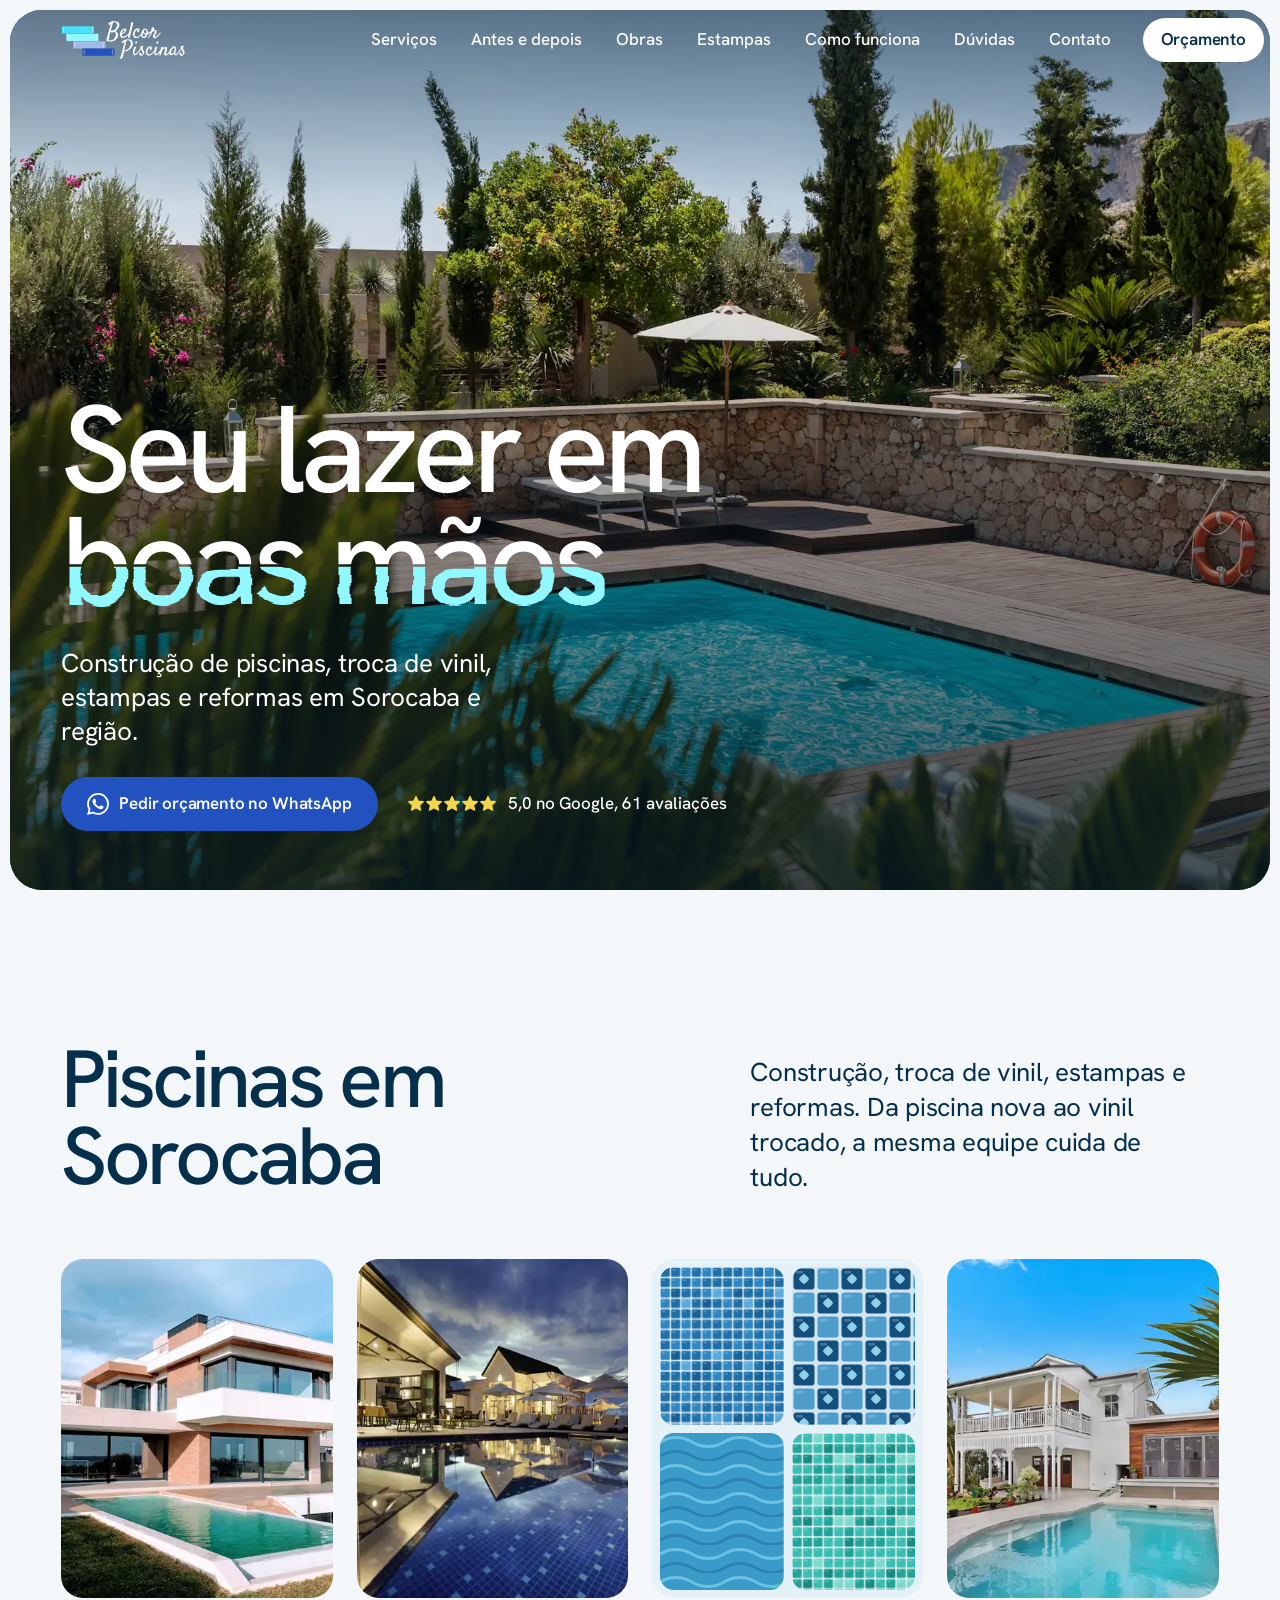
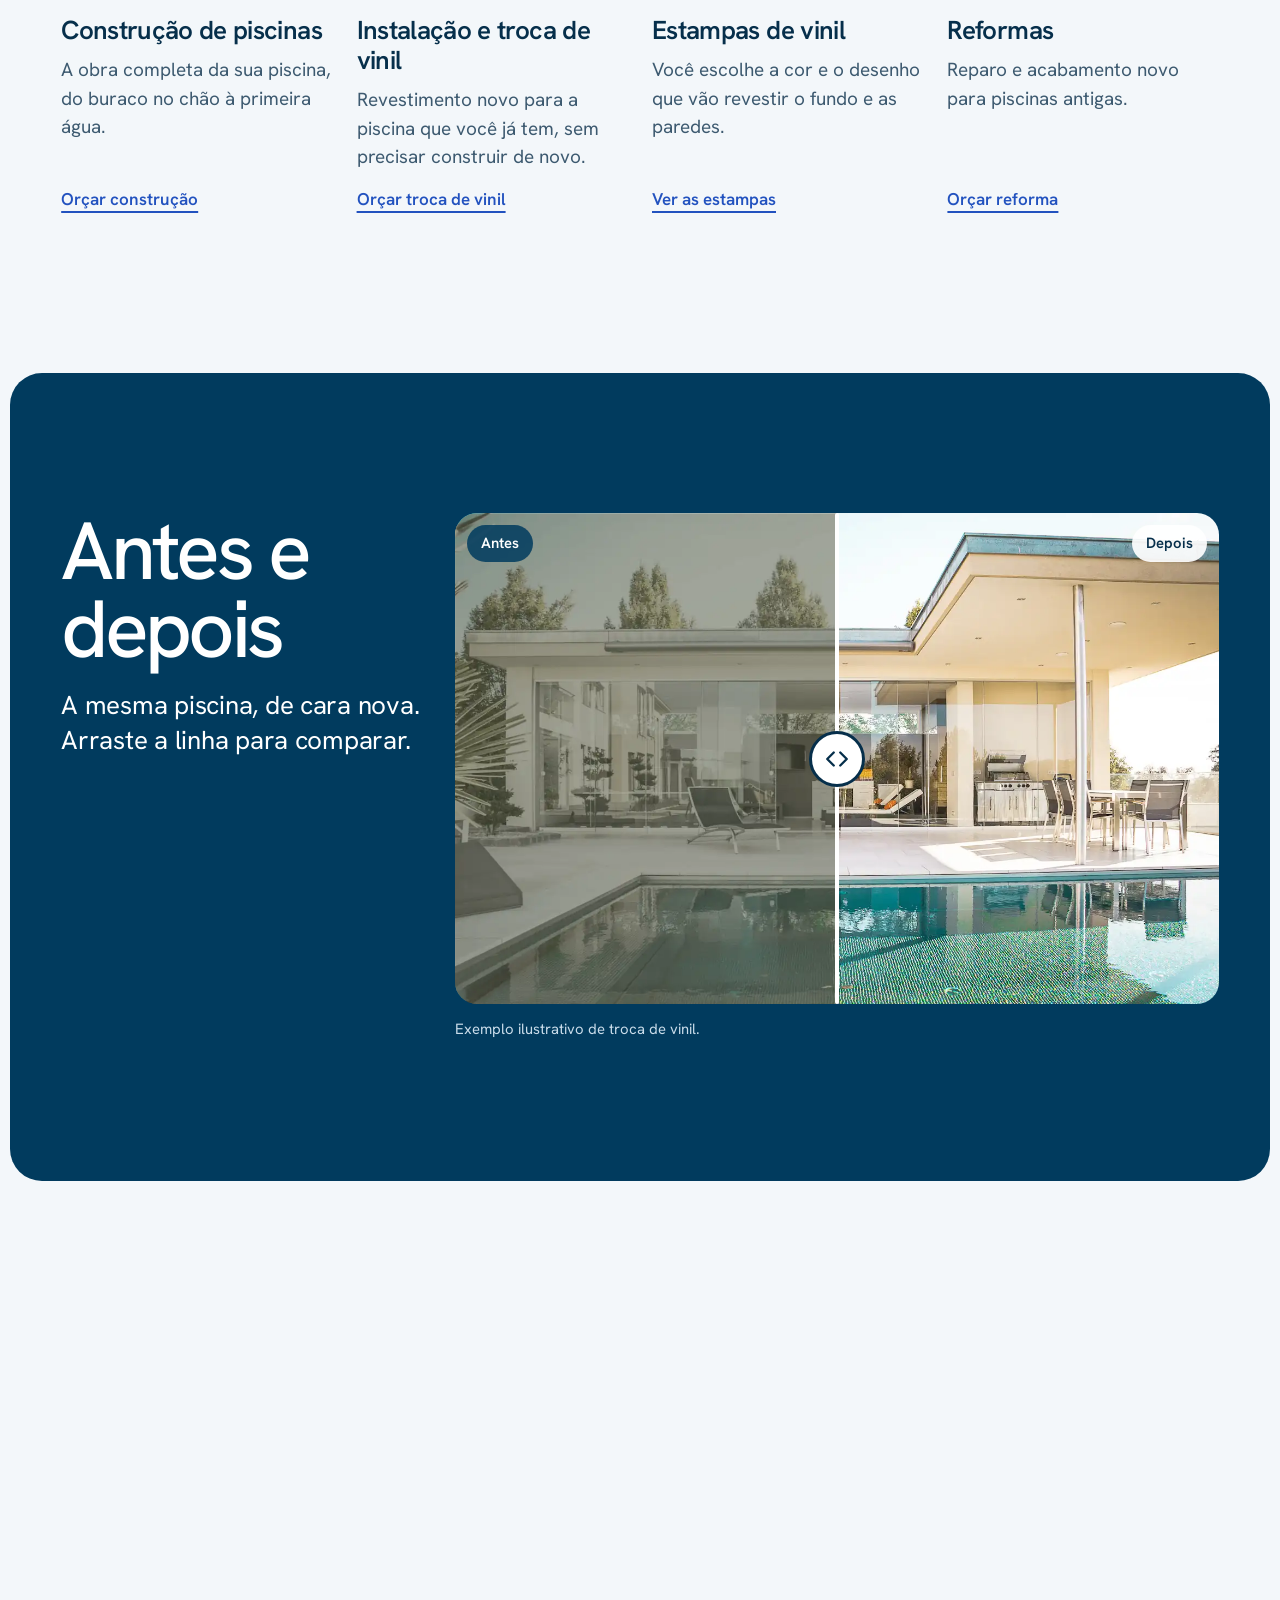
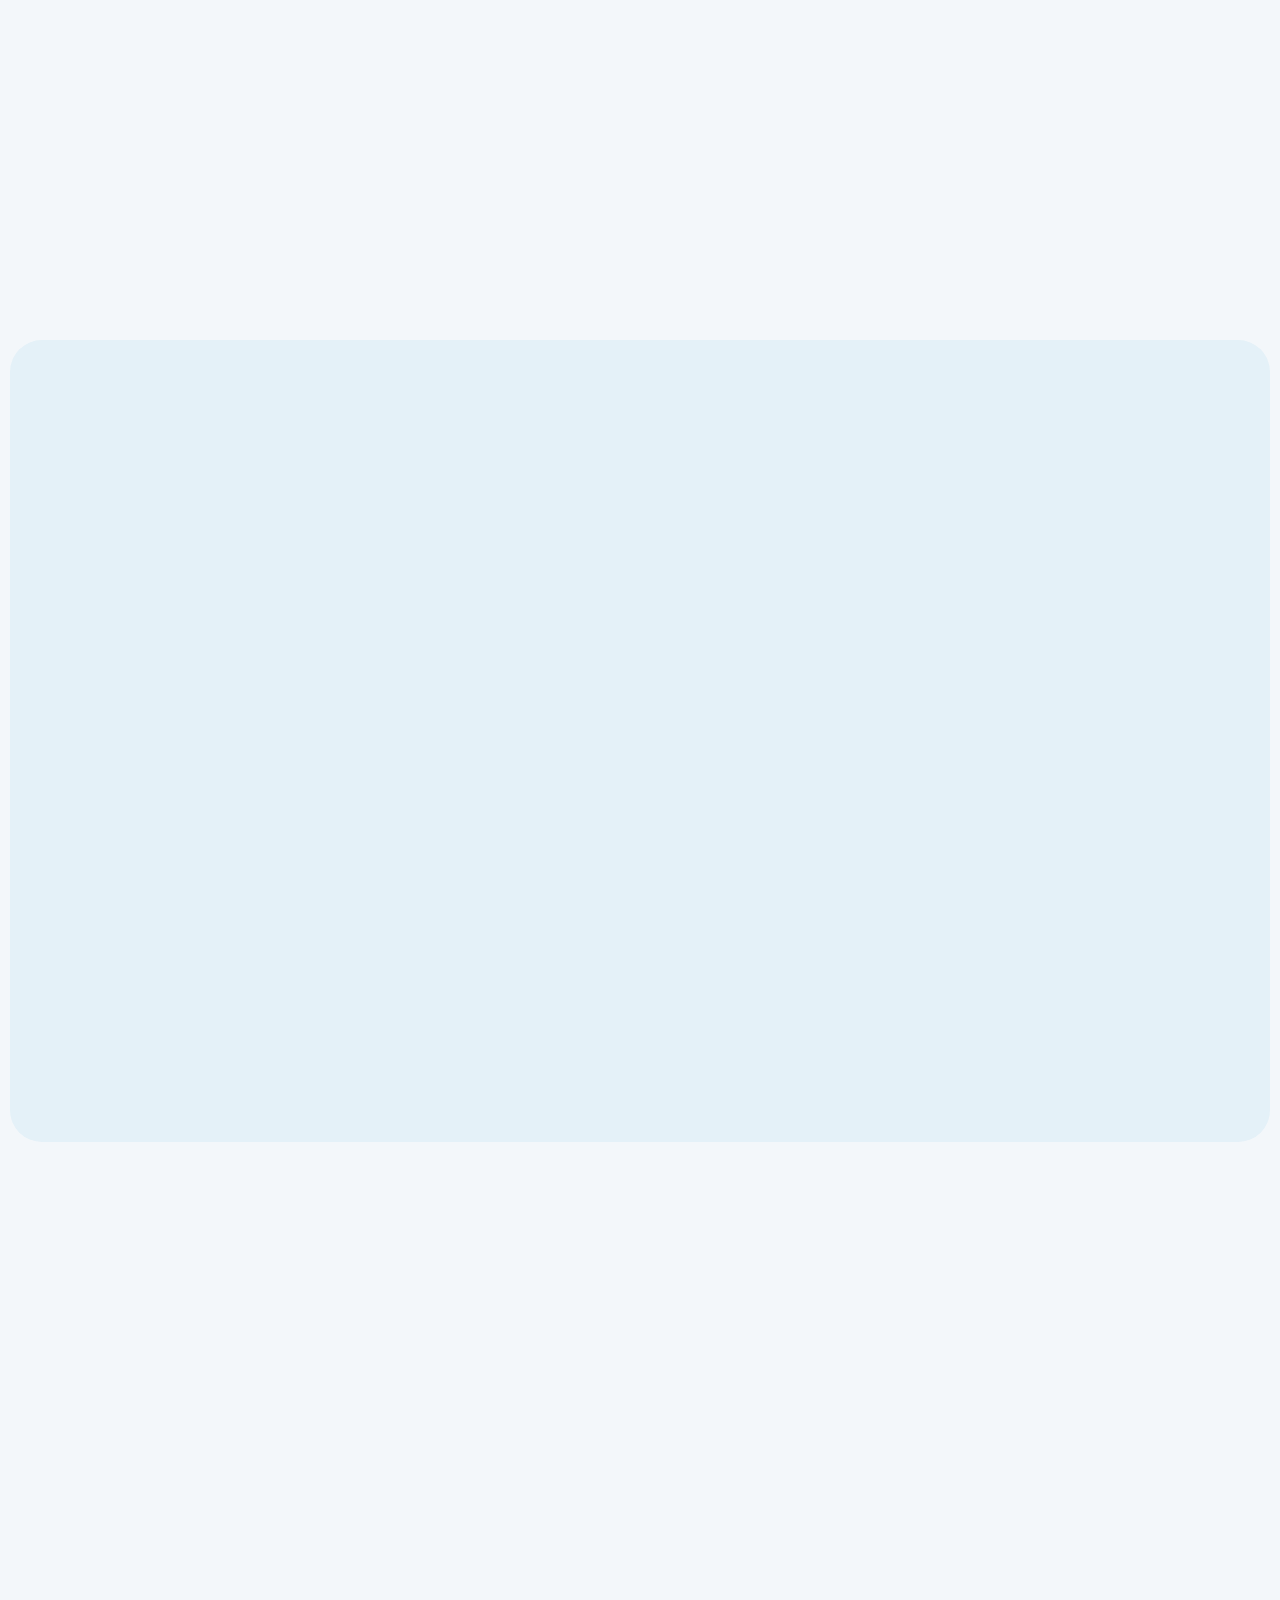
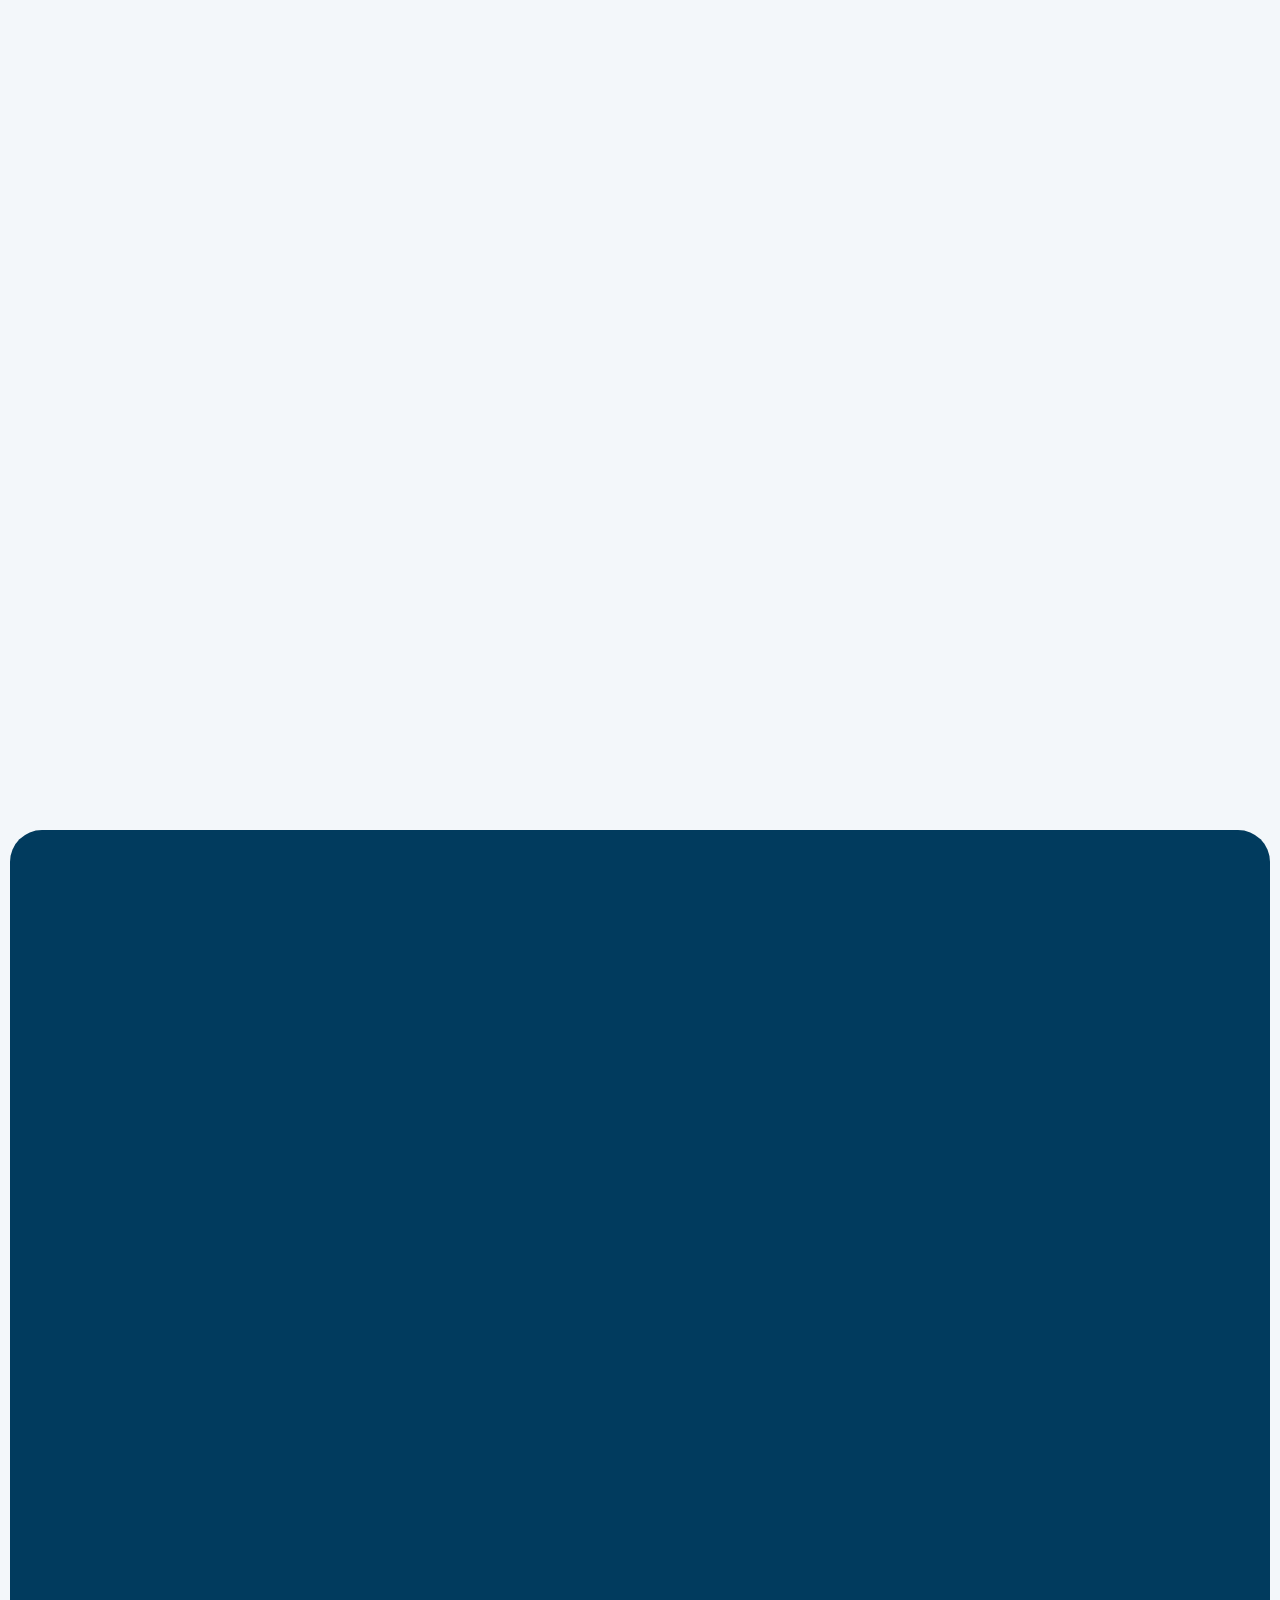
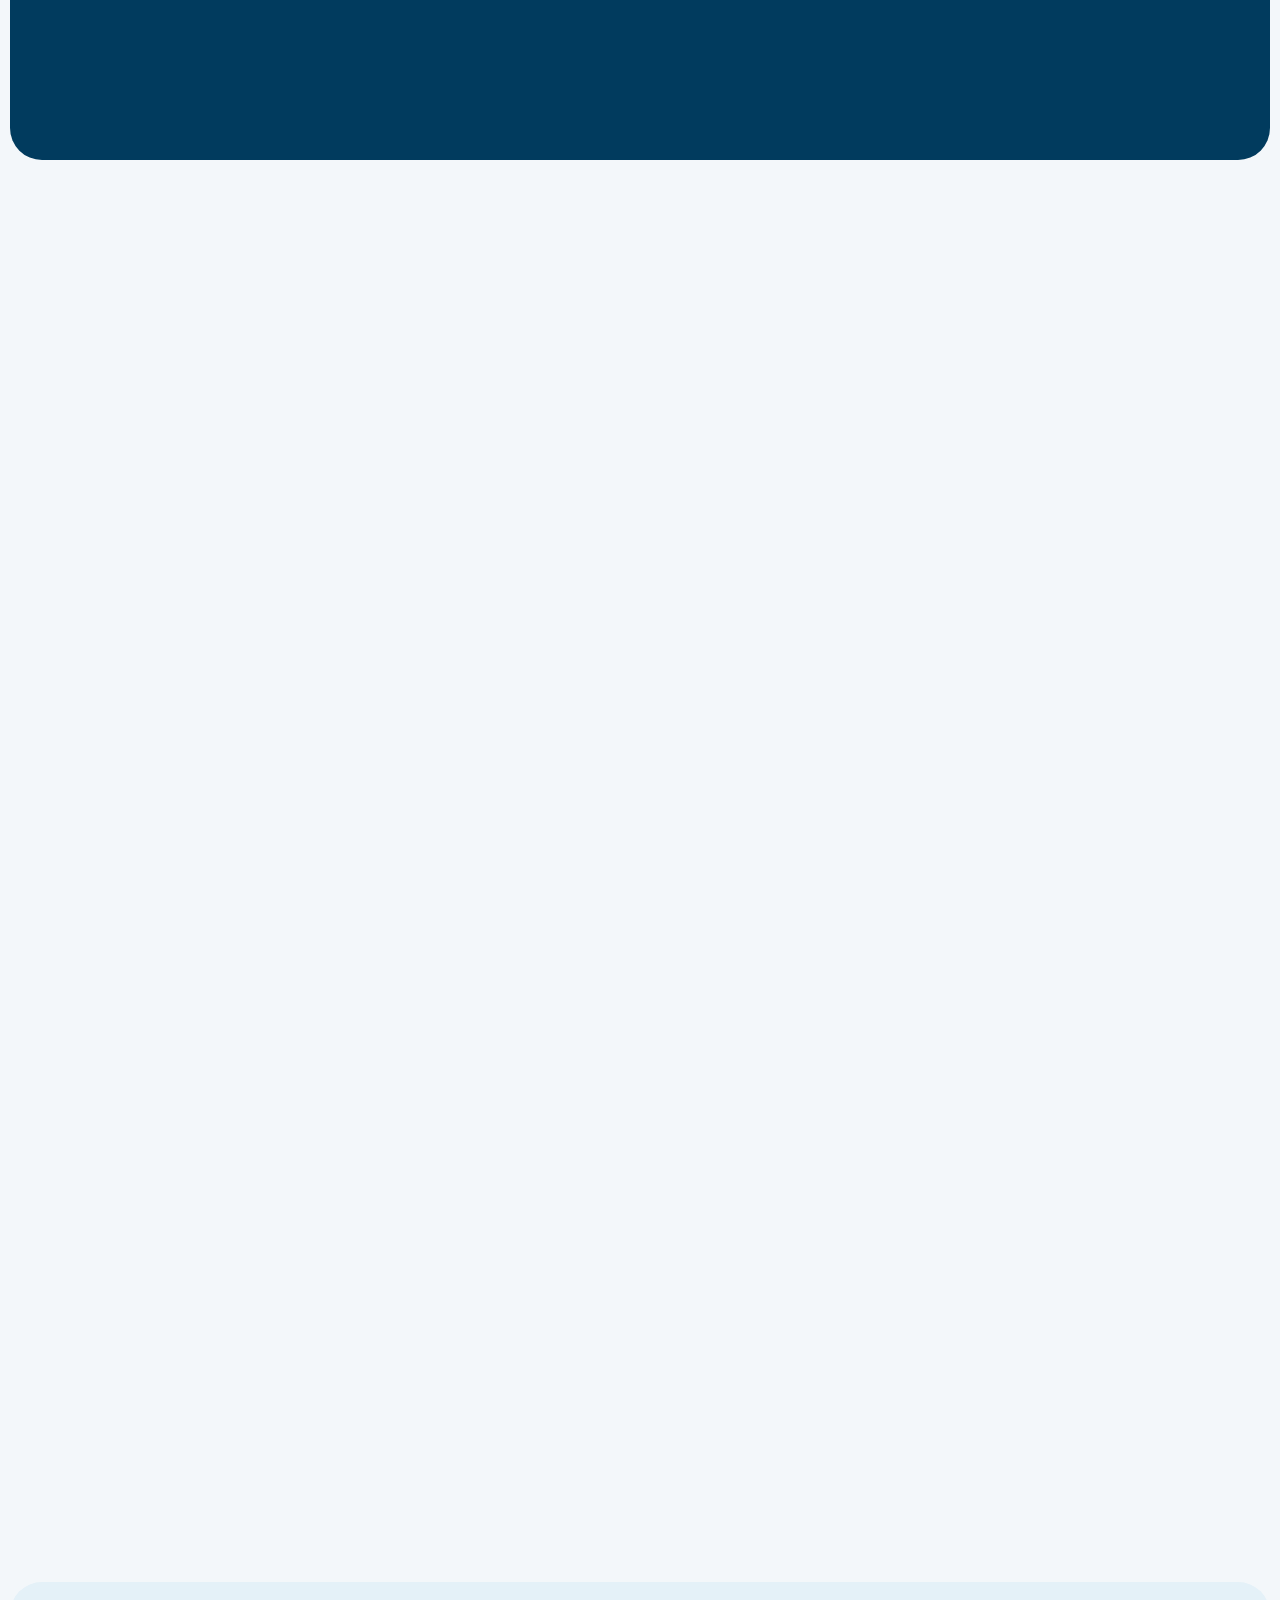
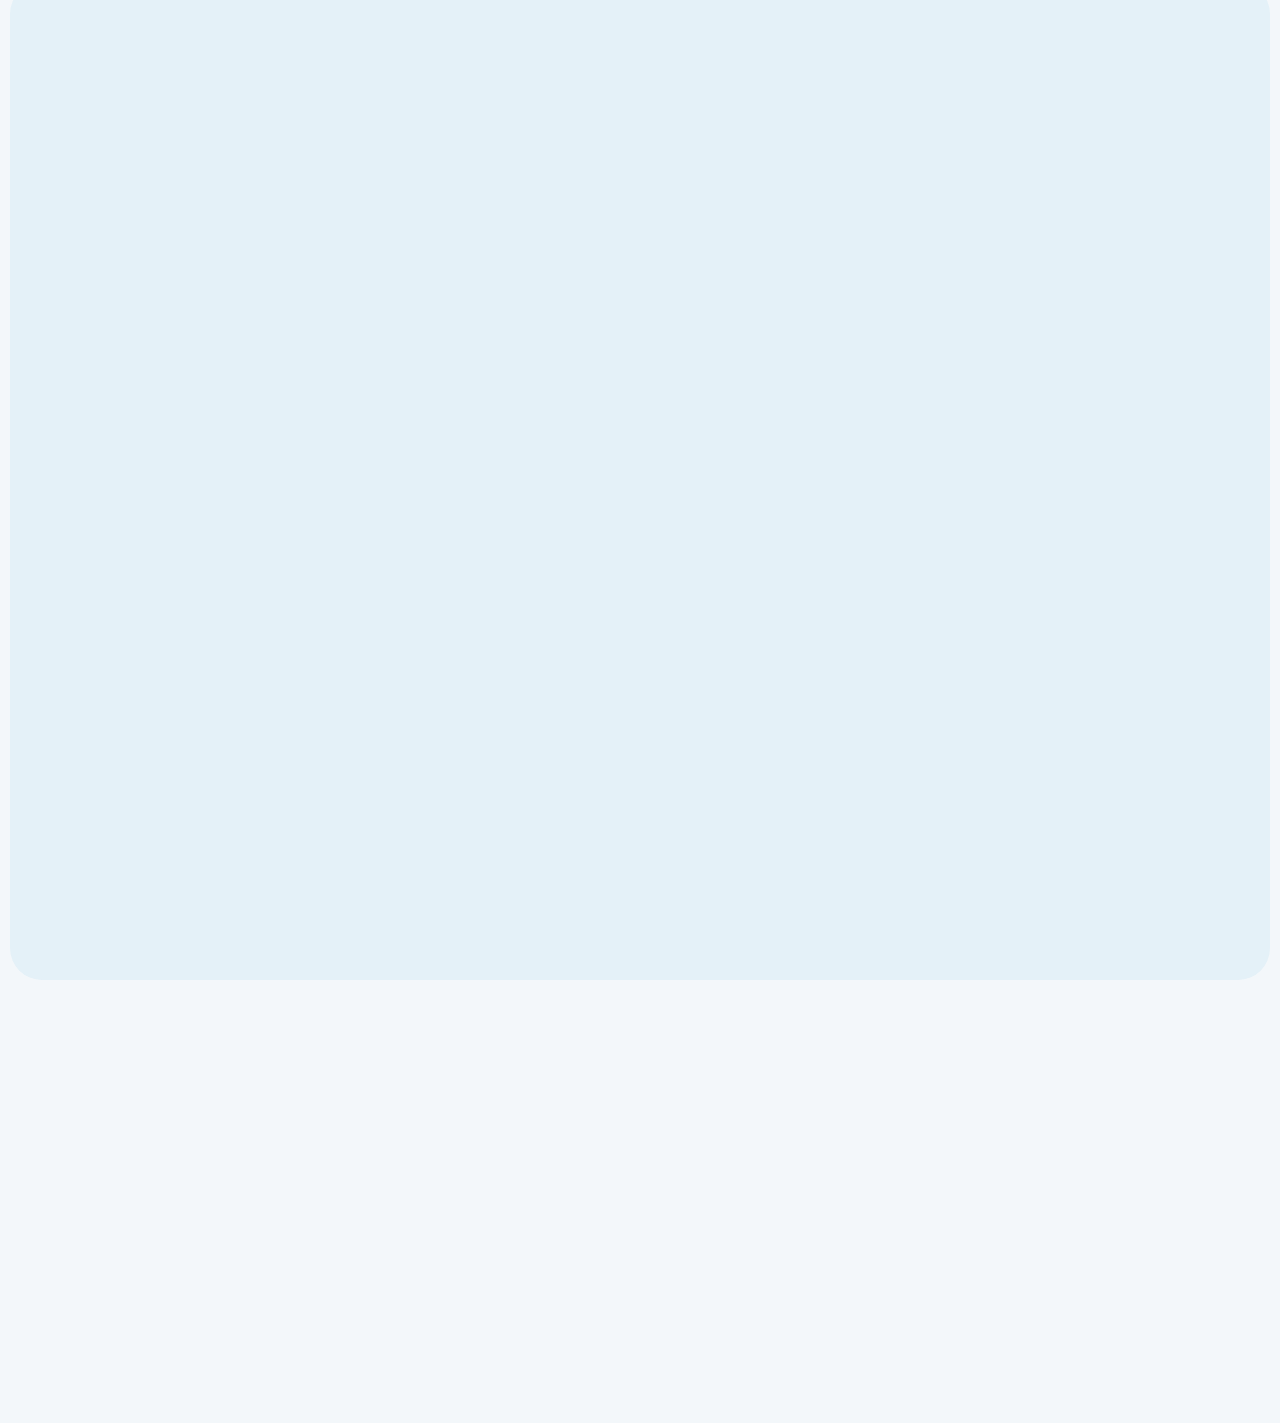
<file: index.html>
<!doctype html>
<html lang="pt-BR">
<head>
  <meta charset="utf-8">
  <meta name="viewport" content="width=device-width, initial-scale=1, viewport-fit=cover">
  <title>Belcor Piscinas | Construção de piscinas e troca de vinil em Sorocaba</title>
  <meta name="description" content="Construção de piscinas, instalação e troca de vinil, estampas e reformas em Sorocaba/SP e região. Nota 5,0 no Google. Monte seu orçamento e envie pelo WhatsApp.">
  <meta name="robots" content="index, follow, max-image-preview:large">
  <meta name="geo.region" content="BR-SP">
  <meta name="geo.placename" content="Sorocaba">
  <!-- QUANDO PUBLICAR: troque https://www.SEUDOMINIO.com.br pelo endereço real do site aqui, no og:url, no og:image e no sitemap.xml/robots.txt -->
  <link rel="canonical" href="https://www.SEUDOMINIO.com.br/">
  <meta name="theme-color" content="#013b5e">
  <link rel="icon" href="assets/img/favicon.svg" type="image/svg+xml">
  <link rel="apple-touch-icon" href="assets/img/apple-touch-icon.png">

  <!-- Compartilhamento (WhatsApp, Facebook). TROCAR og.jpg por uma foto real da Belcor (1200 × 630). -->
  <meta property="og:type" content="website">
  <meta property="og:locale" content="pt_BR">
  <meta property="og:title" content="Belcor Piscinas | Seu lazer em boas mãos">
  <meta property="og:description" content="Construção de piscinas, troca de vinil, estampas e reformas em Sorocaba e região.">
  <meta property="og:site_name" content="Belcor Piscinas">
  <meta property="og:url" content="https://www.SEUDOMINIO.com.br/">
  <meta property="og:image" content="https://www.SEUDOMINIO.com.br/assets/img/og.jpg">
  <meta property="og:image:width" content="1200">
  <meta property="og:image:height" content="630">
  <meta property="og:image:alt" content="Piscina azul com deque de pedra e jardim">
  <meta name="twitter:card" content="summary_large_image">

  <link rel="preload" href="assets/fonts/hanken-grotesk-latin.woff2" as="font" type="font/woff2" crossorigin>

  <!-- A foto do topo é a primeira coisa que carrega -->
  <link rel="preload" as="image" href="assets/img/hero-828.webp" media="(max-width: 767px)" fetchpriority="high">
  <link rel="preload" as="image" href="assets/img/hero-1920.webp" media="(min-width: 768px)" fetchpriority="high">

  <link rel="stylesheet" href="assets/css/style.css?v=8">
  <script>
    document.documentElement.classList.add('js');
    // Tela de abertura: só na primeira visita da sessão e nunca para quem pediu menos animação no celular
    try {
      if (!sessionStorage.getItem('belcor-abertura') && !matchMedia('(prefers-reduced-motion: reduce)').matches) {
        document.documentElement.classList.add('splash-on');
      }
    } catch (e) {}
  </script>

  <script type="application/ld+json">
  {
    "@context": "https://schema.org",
    "@type": "HomeAndConstructionBusiness",
    "@id": "https://www.SEUDOMINIO.com.br/#empresa",
    "name": "Belcor Piscinas",
    "slogan": "Seu Lazer em Boas Mãos!",
    "description": "Construção de piscinas, instalação e troca de vinil, estampas de vinil e reformas em Sorocaba/SP e região.",
    "url": "https://www.SEUDOMINIO.com.br/",
    "logo": "https://www.SEUDOMINIO.com.br/logo/belcor-logo-azul.png",
    "image": "https://www.SEUDOMINIO.com.br/assets/img/og.jpg",
    "telephone": "+55-15-98824-0116",
    "address": {
      "@type": "PostalAddress",
      "streetAddress": "Alameda Prof. Mário de Almeida, 498",
      "addressLocality": "Sorocaba",
      "addressRegion": "SP",
      "addressCountry": "BR"
    },
    "areaServed": [{ "@type": "City", "name": "Sorocaba" }, "Região de Sorocaba"],
    "openingHoursSpecification": [
      { "@type": "OpeningHoursSpecification", "dayOfWeek": ["Monday","Tuesday","Wednesday","Thursday","Friday"], "opens": "08:00", "closes": "17:00" },
      { "@type": "OpeningHoursSpecification", "dayOfWeek": "Saturday", "opens": "08:00", "closes": "12:00" }
    ],
    "hasOfferCatalog": {
      "@type": "OfferCatalog",
      "name": "Serviços",
      "itemListElement": [
        { "@type": "Offer", "itemOffered": { "@type": "Service", "name": "Construção de piscinas" } },
        { "@type": "Offer", "itemOffered": { "@type": "Service", "name": "Instalação e troca de vinil" } },
        { "@type": "Offer", "itemOffered": { "@type": "Service", "name": "Estampas de vinil" } },
        { "@type": "Offer", "itemOffered": { "@type": "Service", "name": "Reforma de piscinas" } }
      ]
    },
    "sameAs": ["https://www.instagram.com/belcorpiscinas/"]
  }
  </script>
  <!-- Perguntas frequentes para o Google (CONFIRMAR COM O DONO: mesmas respostas provisórias da seção #duvidas) -->
  <script type="application/ld+json">
  {
    "@context": "https://schema.org",
    "@type": "FAQPage",
    "mainEntity": [
      {
        "@type": "Question",
        "name": "Quanto custa uma piscina ou uma troca de vinil?",
        "acceptedAnswer": {
          "@type": "Answer",
          "text": "O preço depende do tamanho da piscina, do tipo de serviço (construção, troca de vinil ou reforma), do estado em que a piscina está e da estampa escolhida. Por isso a Belcor vai até o local, mede e avalia antes de passar o valor. A visita e o orçamento são sem compromisso."
        }
      },
      {
        "@type": "Question",
        "name": "Quanto tempo leva?",
        "acceptedAnswer": {
          "@type": "Answer",
          "text": "Os prazos variam com o tamanho da piscina e com o tempo (chuva atrasa a obra). Em média: Troca de vinil: de 2 a 5 dias. Reforma: de 1 a 3 semanas. Construção: de 30 a 60 dias. O prazo certo do seu serviço vem junto com o orçamento."
        }
      },
      {
        "@type": "Question",
        "name": "Qual a garantia?",
        "acceptedAnswer": {
          "@type": "Answer",
          "text": "Todo serviço da Belcor tem garantia. O prazo de garantia do vinil e da mão de obra vem por escrito no orçamento, antes de você fechar."
        }
      },
      {
        "@type": "Question",
        "name": "O que é piscina de vinil?",
        "acceptedAnswer": {
          "@type": "Answer",
          "text": "É uma piscina revestida por uma bolsa de vinil (um plástico grosso e flexível) feita sob medida, que cobre o fundo e as paredes. Vantagens: não tem rejunte, é lisa ao toque, fácil de limpar, não deixa vazar água e você escolhe a estampa. Com os cuidados certos, o vinil costuma durar de 8 a 12 anos, e depois pode ser trocado sem quebrar a piscina."
        }
      },
      {
        "@type": "Question",
        "name": "Qual a diferença entre troca e instalação de vinil?",
        "acceptedAnswer": {
          "@type": "Answer",
          "text": "Troca de vinil: a piscina já é de vinil e o revestimento está velho, rasgado ou desbotado. A Belcor tira o vinil antigo e coloca um novo, sob medida. Instalação de vinil: a piscina é nova ou tem outro revestimento (azulejo, pastilha ou alvenaria) e vai passar a ser de vinil."
        }
      },
      {
        "@type": "Question",
        "name": "Quais cidades vocês atendem?",
        "acceptedAnswer": {
          "@type": "Answer",
          "text": "Sorocaba e região, incluindo Votorantim, Itu, Salto de Pirapora, Araçoiaba da Serra, Iperó, Porto Feliz, Boituva, Piedade, Mairinque e Alumínio. Mora em outra cidade perto? Chame no WhatsApp e pergunte."
        }
      }
    ]
  }
  </script>
</head>
<body>
  <a class="skip" href="#conteudo">Pular para o conteúdo</a>

  <!-- ===================================================== TELA DE ABERTURA
       Aparece só na primeira visita da sessão. Fica no mínimo 1,35 s (tempo de escrever o nome) e no máximo 1,65 s, depois sobe em 0,6 s.
       Tocar na tela pula a animação. As faixas são desenhadas em CSS; o nome usa o mesmo arquivo do logo do cabeçalho. -->
  <div class="splash" data-splash aria-hidden="true">
    <div class="splash-logo">
      <span class="sb sb1"></span>
      <span class="sb sb2"></span>
      <span class="sb sb3"></span>
      <span class="sb sb4"></span>
      <img class="sw sw1" src="assets/img/logo-belcor.svg" width="584" height="187" alt="" decoding="async">
      <img class="sw sw2" src="assets/img/logo-belcor.svg" width="584" height="187" alt="" decoding="async">
    </div>
  </div>
  <script>
    (function () {
      var root = document.documentElement, el = document.querySelector('[data-splash]');
      if (!el || !root.classList.contains('splash-on')) return;
      try { sessionStorage.setItem('belcor-abertura', '1'); } catch (e) {}
      var start = Date.now(), MIN = 1350, MAX = 1650, done = false, loaded = false;
      function out() {
        if (done) return; done = true;
        el.classList.add('is-out');
        root.classList.remove('splash-on');
        window.__belcorSplash = 'out';
        document.dispatchEvent(new Event('belcor:splash-out'));
        setTimeout(function () { el.remove(); }, 800);
      }
      function check() { var t = Date.now() - start; if ((loaded && t >= MIN) || t >= MAX) out(); }
      window.addEventListener('load', function () { loaded = true; check(); });
      setTimeout(check, MIN); setTimeout(out, MAX);
      el.addEventListener('click', out);   // tocar pula a abertura
    })();
  </script>


  <!-- Desenhos compartilhados: estampas de vinil (exemplos), efeito de água e ícones -->
  <svg class="defs" width="0" height="0" aria-hidden="true" focusable="false">
    <defs>
      <!-- Ondulação das letras "debaixo d'água" no título -->
      <filter id="ripple" x="-5%" y="-20%" width="110%" height="140%">
        <feTurbulence type="fractalNoise" baseFrequency="0.006 0.08" numOctaves="1" seed="4" result="n">
          <animate attributeName="baseFrequency" dur="10s" values="0.006 0.08;0.009 0.11;0.006 0.08" repeatCount="indefinite"/>
        </feTurbulence>
        <feDisplacementMap in="SourceGraphic" in2="n" scale="6" xChannelSelector="R" yChannelSelector="G"/>
      </filter>

      <!-- ESTAMPAS DE EXEMPLO: trocar pelos padrões reais do catálogo da Belcor -->
      <pattern id="p-pastilha-azul" width="62.4" height="62.4" patternUnits="userSpaceOnUse">
        <rect width="62.4" height="62.4" fill="#d3e8f1"/>
        <rect x="0.7" y="0.7" width="9" height="9" rx="1.4" fill="#1f6fa8"/><rect x="1.9" y="1.9" width="3.4" height="1.6" rx=".8" fill="#fff" opacity=".28"/>
        <rect x="11.1" y="0.7" width="9" height="9" rx="1.4" fill="#1f6fa8"/><rect x="12.3" y="1.9" width="3.4" height="1.6" rx=".8" fill="#fff" opacity=".28"/>
        <rect x="21.5" y="0.7" width="9" height="9" rx="1.4" fill="#2f86c0"/><rect x="22.7" y="1.9" width="3.4" height="1.6" rx=".8" fill="#fff" opacity=".28"/>
        <rect x="31.9" y="0.7" width="9" height="9" rx="1.4" fill="#1f6fa8"/><rect x="33.1" y="1.9" width="3.4" height="1.6" rx=".8" fill="#fff" opacity=".28"/>
        <rect x="42.3" y="0.7" width="9" height="9" rx="1.4" fill="#2f86c0"/><rect x="43.5" y="1.9" width="3.4" height="1.6" rx=".8" fill="#fff" opacity=".28"/>
        <rect x="52.7" y="0.7" width="9" height="9" rx="1.4" fill="#1f6fa8"/><rect x="53.9" y="1.9" width="3.4" height="1.6" rx=".8" fill="#fff" opacity=".28"/>
        <rect x="0.7" y="11.1" width="9" height="9" rx="1.4" fill="#1f6fa8"/><rect x="1.9" y="12.3" width="3.4" height="1.6" rx=".8" fill="#fff" opacity=".28"/>
        <rect x="11.1" y="11.1" width="9" height="9" rx="1.4" fill="#2f86c0"/><rect x="12.3" y="12.3" width="3.4" height="1.6" rx=".8" fill="#fff" opacity=".28"/>
        <rect x="21.5" y="11.1" width="9" height="9" rx="1.4" fill="#1f6fa8"/><rect x="22.7" y="12.3" width="3.4" height="1.6" rx=".8" fill="#fff" opacity=".28"/>
        <rect x="31.9" y="11.1" width="9" height="9" rx="1.4" fill="#2f86c0"/><rect x="33.1" y="12.3" width="3.4" height="1.6" rx=".8" fill="#fff" opacity=".28"/>
        <rect x="42.3" y="11.1" width="9" height="9" rx="1.4" fill="#1f6fa8"/><rect x="43.5" y="12.3" width="3.4" height="1.6" rx=".8" fill="#fff" opacity=".28"/>
        <rect x="52.7" y="11.1" width="9" height="9" rx="1.4" fill="#1f6fa8"/><rect x="53.9" y="12.3" width="3.4" height="1.6" rx=".8" fill="#fff" opacity=".28"/>
        <rect x="0.7" y="21.5" width="9" height="9" rx="1.4" fill="#2f86c0"/><rect x="1.9" y="22.7" width="3.4" height="1.6" rx=".8" fill="#fff" opacity=".28"/>
        <rect x="11.1" y="21.5" width="9" height="9" rx="1.4" fill="#185f93"/><rect x="12.3" y="22.7" width="3.4" height="1.6" rx=".8" fill="#fff" opacity=".28"/>
        <rect x="21.5" y="21.5" width="9" height="9" rx="1.4" fill="#1f6fa8"/><rect x="22.7" y="22.7" width="3.4" height="1.6" rx=".8" fill="#fff" opacity=".28"/>
        <rect x="31.9" y="21.5" width="9" height="9" rx="1.4" fill="#1f6fa8"/><rect x="33.1" y="22.7" width="3.4" height="1.6" rx=".8" fill="#fff" opacity=".28"/>
        <rect x="42.3" y="21.5" width="9" height="9" rx="1.4" fill="#2f86c0"/><rect x="43.5" y="22.7" width="3.4" height="1.6" rx=".8" fill="#fff" opacity=".28"/>
        <rect x="52.7" y="21.5" width="9" height="9" rx="1.4" fill="#5aa9d6"/><rect x="53.9" y="22.7" width="3.4" height="1.6" rx=".8" fill="#fff" opacity=".28"/>
        <rect x="0.7" y="31.9" width="9" height="9" rx="1.4" fill="#2f86c0"/><rect x="1.9" y="33.1" width="3.4" height="1.6" rx=".8" fill="#fff" opacity=".28"/>
        <rect x="11.1" y="31.9" width="9" height="9" rx="1.4" fill="#1f6fa8"/><rect x="12.3" y="33.1" width="3.4" height="1.6" rx=".8" fill="#fff" opacity=".28"/>
        <rect x="21.5" y="31.9" width="9" height="9" rx="1.4" fill="#5aa9d6"/><rect x="22.7" y="33.1" width="3.4" height="1.6" rx=".8" fill="#fff" opacity=".28"/>
        <rect x="31.9" y="31.9" width="9" height="9" rx="1.4" fill="#1f6fa8"/><rect x="33.1" y="33.1" width="3.4" height="1.6" rx=".8" fill="#fff" opacity=".28"/>
        <rect x="42.3" y="31.9" width="9" height="9" rx="1.4" fill="#185f93"/><rect x="43.5" y="33.1" width="3.4" height="1.6" rx=".8" fill="#fff" opacity=".28"/>
        <rect x="52.7" y="31.9" width="9" height="9" rx="1.4" fill="#1f6fa8"/><rect x="53.9" y="33.1" width="3.4" height="1.6" rx=".8" fill="#fff" opacity=".28"/>
        <rect x="0.7" y="42.3" width="9" height="9" rx="1.4" fill="#1f6fa8"/><rect x="1.9" y="43.5" width="3.4" height="1.6" rx=".8" fill="#fff" opacity=".28"/>
        <rect x="11.1" y="42.3" width="9" height="9" rx="1.4" fill="#1f6fa8"/><rect x="12.3" y="43.5" width="3.4" height="1.6" rx=".8" fill="#fff" opacity=".28"/>
        <rect x="21.5" y="42.3" width="9" height="9" rx="1.4" fill="#1f6fa8"/><rect x="22.7" y="43.5" width="3.4" height="1.6" rx=".8" fill="#fff" opacity=".28"/>
        <rect x="31.9" y="42.3" width="9" height="9" rx="1.4" fill="#185f93"/><rect x="33.1" y="43.5" width="3.4" height="1.6" rx=".8" fill="#fff" opacity=".28"/>
        <rect x="42.3" y="42.3" width="9" height="9" rx="1.4" fill="#1f6fa8"/><rect x="43.5" y="43.5" width="3.4" height="1.6" rx=".8" fill="#fff" opacity=".28"/>
        <rect x="52.7" y="42.3" width="9" height="9" rx="1.4" fill="#2f86c0"/><rect x="53.9" y="43.5" width="3.4" height="1.6" rx=".8" fill="#fff" opacity=".28"/>
        <rect x="0.7" y="52.7" width="9" height="9" rx="1.4" fill="#2f86c0"/><rect x="1.9" y="53.9" width="3.4" height="1.6" rx=".8" fill="#fff" opacity=".28"/>
        <rect x="11.1" y="52.7" width="9" height="9" rx="1.4" fill="#1f6fa8"/><rect x="12.3" y="53.9" width="3.4" height="1.6" rx=".8" fill="#fff" opacity=".28"/>
        <rect x="21.5" y="52.7" width="9" height="9" rx="1.4" fill="#2f86c0"/><rect x="22.7" y="53.9" width="3.4" height="1.6" rx=".8" fill="#fff" opacity=".28"/>
        <rect x="31.9" y="52.7" width="9" height="9" rx="1.4" fill="#1f6fa8"/><rect x="33.1" y="53.9" width="3.4" height="1.6" rx=".8" fill="#fff" opacity=".28"/>
        <rect x="42.3" y="52.7" width="9" height="9" rx="1.4" fill="#1f6fa8"/><rect x="43.5" y="53.9" width="3.4" height="1.6" rx=".8" fill="#fff" opacity=".28"/>
        <rect x="52.7" y="52.7" width="9" height="9" rx="1.4" fill="#1f6fa8"/><rect x="53.9" y="53.9" width="3.4" height="1.6" rx=".8" fill="#fff" opacity=".28"/>
      </pattern>
      <pattern id="p-pastilha-verde" width="62.4" height="62.4" patternUnits="userSpaceOnUse">
        <rect width="62.4" height="62.4" fill="#d9f1ed"/>
        <rect x="0.7" y="0.7" width="9" height="9" rx="1.4" fill="#3bbcb2"/><rect x="1.9" y="1.9" width="3.4" height="1.6" rx=".8" fill="#fff" opacity=".28"/>
        <rect x="11.1" y="0.7" width="9" height="9" rx="1.4" fill="#3bbcb2"/><rect x="12.3" y="1.9" width="3.4" height="1.6" rx=".8" fill="#fff" opacity=".28"/>
        <rect x="21.5" y="0.7" width="9" height="9" rx="1.4" fill="#7fd8cd"/><rect x="22.7" y="1.9" width="3.4" height="1.6" rx=".8" fill="#fff" opacity=".28"/>
        <rect x="31.9" y="0.7" width="9" height="9" rx="1.4" fill="#3bbcb2"/><rect x="33.1" y="1.9" width="3.4" height="1.6" rx=".8" fill="#fff" opacity=".28"/>
        <rect x="42.3" y="0.7" width="9" height="9" rx="1.4" fill="#3bbcb2"/><rect x="43.5" y="1.9" width="3.4" height="1.6" rx=".8" fill="#fff" opacity=".28"/>
        <rect x="52.7" y="0.7" width="9" height="9" rx="1.4" fill="#3bbcb2"/><rect x="53.9" y="1.9" width="3.4" height="1.6" rx=".8" fill="#fff" opacity=".28"/>
        <rect x="0.7" y="11.1" width="9" height="9" rx="1.4" fill="#22a39a"/><rect x="1.9" y="12.3" width="3.4" height="1.6" rx=".8" fill="#fff" opacity=".28"/>
        <rect x="11.1" y="11.1" width="9" height="9" rx="1.4" fill="#3bbcb2"/><rect x="12.3" y="12.3" width="3.4" height="1.6" rx=".8" fill="#fff" opacity=".28"/>
        <rect x="21.5" y="11.1" width="9" height="9" rx="1.4" fill="#3bbcb2"/><rect x="22.7" y="12.3" width="3.4" height="1.6" rx=".8" fill="#fff" opacity=".28"/>
        <rect x="31.9" y="11.1" width="9" height="9" rx="1.4" fill="#178a84"/><rect x="33.1" y="12.3" width="3.4" height="1.6" rx=".8" fill="#fff" opacity=".28"/>
        <rect x="42.3" y="11.1" width="9" height="9" rx="1.4" fill="#22a39a"/><rect x="43.5" y="12.3" width="3.4" height="1.6" rx=".8" fill="#fff" opacity=".28"/>
        <rect x="52.7" y="11.1" width="9" height="9" rx="1.4" fill="#22a39a"/><rect x="53.9" y="12.3" width="3.4" height="1.6" rx=".8" fill="#fff" opacity=".28"/>
        <rect x="0.7" y="21.5" width="9" height="9" rx="1.4" fill="#22a39a"/><rect x="1.9" y="22.7" width="3.4" height="1.6" rx=".8" fill="#fff" opacity=".28"/>
        <rect x="11.1" y="21.5" width="9" height="9" rx="1.4" fill="#178a84"/><rect x="12.3" y="22.7" width="3.4" height="1.6" rx=".8" fill="#fff" opacity=".28"/>
        <rect x="21.5" y="21.5" width="9" height="9" rx="1.4" fill="#3bbcb2"/><rect x="22.7" y="22.7" width="3.4" height="1.6" rx=".8" fill="#fff" opacity=".28"/>
        <rect x="31.9" y="21.5" width="9" height="9" rx="1.4" fill="#22a39a"/><rect x="33.1" y="22.7" width="3.4" height="1.6" rx=".8" fill="#fff" opacity=".28"/>
        <rect x="42.3" y="21.5" width="9" height="9" rx="1.4" fill="#7fd8cd"/><rect x="43.5" y="22.7" width="3.4" height="1.6" rx=".8" fill="#fff" opacity=".28"/>
        <rect x="52.7" y="21.5" width="9" height="9" rx="1.4" fill="#7fd8cd"/><rect x="53.9" y="22.7" width="3.4" height="1.6" rx=".8" fill="#fff" opacity=".28"/>
        <rect x="0.7" y="31.9" width="9" height="9" rx="1.4" fill="#3bbcb2"/><rect x="1.9" y="33.1" width="3.4" height="1.6" rx=".8" fill="#fff" opacity=".28"/>
        <rect x="11.1" y="31.9" width="9" height="9" rx="1.4" fill="#3bbcb2"/><rect x="12.3" y="33.1" width="3.4" height="1.6" rx=".8" fill="#fff" opacity=".28"/>
        <rect x="21.5" y="31.9" width="9" height="9" rx="1.4" fill="#22a39a"/><rect x="22.7" y="33.1" width="3.4" height="1.6" rx=".8" fill="#fff" opacity=".28"/>
        <rect x="31.9" y="31.9" width="9" height="9" rx="1.4" fill="#22a39a"/><rect x="33.1" y="33.1" width="3.4" height="1.6" rx=".8" fill="#fff" opacity=".28"/>
        <rect x="42.3" y="31.9" width="9" height="9" rx="1.4" fill="#3bbcb2"/><rect x="43.5" y="33.1" width="3.4" height="1.6" rx=".8" fill="#fff" opacity=".28"/>
        <rect x="52.7" y="31.9" width="9" height="9" rx="1.4" fill="#22a39a"/><rect x="53.9" y="33.1" width="3.4" height="1.6" rx=".8" fill="#fff" opacity=".28"/>
        <rect x="0.7" y="42.3" width="9" height="9" rx="1.4" fill="#22a39a"/><rect x="1.9" y="43.5" width="3.4" height="1.6" rx=".8" fill="#fff" opacity=".28"/>
        <rect x="11.1" y="42.3" width="9" height="9" rx="1.4" fill="#22a39a"/><rect x="12.3" y="43.5" width="3.4" height="1.6" rx=".8" fill="#fff" opacity=".28"/>
        <rect x="21.5" y="42.3" width="9" height="9" rx="1.4" fill="#22a39a"/><rect x="22.7" y="43.5" width="3.4" height="1.6" rx=".8" fill="#fff" opacity=".28"/>
        <rect x="31.9" y="42.3" width="9" height="9" rx="1.4" fill="#3bbcb2"/><rect x="33.1" y="43.5" width="3.4" height="1.6" rx=".8" fill="#fff" opacity=".28"/>
        <rect x="42.3" y="42.3" width="9" height="9" rx="1.4" fill="#3bbcb2"/><rect x="43.5" y="43.5" width="3.4" height="1.6" rx=".8" fill="#fff" opacity=".28"/>
        <rect x="52.7" y="42.3" width="9" height="9" rx="1.4" fill="#178a84"/><rect x="53.9" y="43.5" width="3.4" height="1.6" rx=".8" fill="#fff" opacity=".28"/>
        <rect x="0.7" y="52.7" width="9" height="9" rx="1.4" fill="#3bbcb2"/><rect x="1.9" y="53.9" width="3.4" height="1.6" rx=".8" fill="#fff" opacity=".28"/>
        <rect x="11.1" y="52.7" width="9" height="9" rx="1.4" fill="#3bbcb2"/><rect x="12.3" y="53.9" width="3.4" height="1.6" rx=".8" fill="#fff" opacity=".28"/>
        <rect x="21.5" y="52.7" width="9" height="9" rx="1.4" fill="#3bbcb2"/><rect x="22.7" y="53.9" width="3.4" height="1.6" rx=".8" fill="#fff" opacity=".28"/>
        <rect x="31.9" y="52.7" width="9" height="9" rx="1.4" fill="#3bbcb2"/><rect x="33.1" y="53.9" width="3.4" height="1.6" rx=".8" fill="#fff" opacity=".28"/>
        <rect x="42.3" y="52.7" width="9" height="9" rx="1.4" fill="#3bbcb2"/><rect x="43.5" y="53.9" width="3.4" height="1.6" rx=".8" fill="#fff" opacity=".28"/>
        <rect x="52.7" y="52.7" width="9" height="9" rx="1.4" fill="#22a39a"/><rect x="53.9" y="53.9" width="3.4" height="1.6" rx=".8" fill="#fff" opacity=".28"/>
      </pattern>
      <pattern id="p-liso" width="80" height="80" patternUnits="userSpaceOnUse">
        <rect width="80" height="80" fill="#2a83bd"/>
        <circle cx="12" cy="18" r="9" fill="#3592cc" opacity=".35"/><circle cx="56" cy="50" r="13" fill="#2479b2" opacity=".3"/><circle cx="64" cy="10" r="6" fill="#3a98d1" opacity=".3"/>
      </pattern>
      <pattern id="p-marmore" width="160" height="160" patternUnits="userSpaceOnUse">
        <rect width="160" height="160" fill="#eaf1f3"/>
        <path d="M-10 40 C 30 20, 50 70, 90 50 S 150 20, 170 45" fill="none" stroke="#b9cbd4" stroke-width="2.2" stroke-linecap="round"/>
        <path d="M-10 118 C 25 100, 60 140, 100 112 S 150 96, 170 120" fill="none" stroke="#c8d8df" stroke-width="1.6" stroke-linecap="round"/>
        <path d="M60 50 C 70 80, 40 95, 55 130" fill="none" stroke="#c8d8df" stroke-width="1.2" stroke-linecap="round"/>
        <path d="M120 30 C 112 60, 135 80, 125 105" fill="none" stroke="#d3e0e6" stroke-width="1.2" stroke-linecap="round"/>
      </pattern>
      <pattern id="p-mosaico" width="48" height="48" patternUnits="userSpaceOnUse">
        <rect width="48" height="48" fill="#cfe6f0"/>
        <rect x="1.5" y="1.5" width="21" height="21" rx="3" fill="#134f7a"/>
        <rect x="25.5" y="25.5" width="21" height="21" rx="3" fill="#134f7a"/>
        <rect x="25.5" y="1.5" width="21" height="21" rx="3" fill="#4d9cc9"/>
        <rect x="1.5" y="25.5" width="21" height="21" rx="3" fill="#4d9cc9"/>
        <rect x="8" y="8" width="8" height="8" rx="2" transform="rotate(45 12 12)" fill="#8fd0e8"/><rect x="4" y="4" width="7" height="2.4" rx="1.2" fill="#fff" opacity=".22"/><rect x="28" y="28" width="7" height="2.4" rx="1.2" fill="#fff" opacity=".22"/><rect x="28" y="4" width="7" height="2.4" rx="1.2" fill="#fff" opacity=".22"/><rect x="4" y="28" width="7" height="2.4" rx="1.2" fill="#fff" opacity=".22"/>
        <rect x="32" y="32" width="8" height="8" rx="2" transform="rotate(45 36 36)" fill="#8fd0e8"/>
      </pattern>
      <pattern id="p-ondas" width="64" height="28" patternUnits="userSpaceOnUse">
        <rect width="64" height="28" fill="#3a9bc8"/>
        <path d="M0 9 C 10 3, 22 3, 32 9 S 54 15, 64 9" fill="none" stroke="#6cc0e3" stroke-width="3" stroke-linecap="round"/>
        <path d="M0 23 C 10 17, 22 17, 32 23 S 54 29, 64 23" fill="none" stroke="#2a83b4" stroke-width="3" stroke-linecap="round"/>
      </pattern>
      <pattern id="p-pedras" width="72" height="72" patternUnits="userSpaceOnUse">
        <rect width="72" height="72" fill="#b9c7c4"/>
        <ellipse cx="14" cy="14" rx="11" ry="9" fill="#8fa5a4"/><ellipse cx="42" cy="10" rx="13" ry="8" fill="#a4b7b4"/><ellipse cx="64" cy="22" rx="8" ry="10" fill="#7f9697"/>
        <ellipse cx="22" cy="40" rx="12" ry="10" fill="#a4b7b4"/><ellipse cx="50" cy="42" rx="12" ry="11" fill="#8fa5a4"/><ellipse cx="8" cy="62" rx="9" ry="8" fill="#7f9697"/>
        <ellipse cx="34" cy="62" rx="11" ry="8" fill="#93a9a7"/><ellipse cx="62" cy="62" rx="9" ry="9" fill="#a4b7b4"/>
      </pattern>
      <pattern id="p-areia" width="26" height="26" patternUnits="userSpaceOnUse">
        <rect width="26" height="26" fill="#e3d8c2"/>
        <circle cx="4" cy="5" r="1.4" fill="#c8b897"/><circle cx="15" cy="3" r="1" fill="#d2c3a4"/><circle cx="21" cy="12" r="1.5" fill="#bfae8b"/>
        <circle cx="9" cy="16" r="1.1" fill="#c8b897"/><circle cx="3" cy="22" r="1" fill="#d2c3a4"/><circle cx="17" cy="21" r="1.3" fill="#c8b897"/>
      </pattern>
      <!-- Deque de pedra em volta da piscina -->
      <pattern id="p-deck" width="96" height="48" patternUnits="userSpaceOnUse">
        <rect width="96" height="48" fill="#cbbfa9"/>
        <rect x="1.5" y="1.5" width="45" height="21" rx="2" fill="#e4dbc9"/><rect x="49.5" y="1.5" width="45" height="21" rx="2" fill="#ded4c0"/>
        <rect x="-22.5" y="25.5" width="45" height="21" rx="2" fill="#ded4c0"/><rect x="25.5" y="25.5" width="45" height="21" rx="2" fill="#e7dfcf"/><rect x="73.5" y="25.5" width="45" height="21" rx="2" fill="#e4dbc9"/>
      </pattern>
    </defs>
  </svg>

  <!-- ===================================================== CABEÇALHO FIXO -->
  <header class="site-header" data-header>
    <nav class="nav" aria-label="Principal">
      <!-- Logo redesenhado em vetor (pasta logo/ tem as versões em PNG de alta resolução) -->
      <a class="wordmark" href="#topo" aria-label="Belcor Piscinas, início"><img class="logo-light" src="assets/img/logo-belcor.svg" width="584" height="187" alt="" decoding="async"><img class="logo-dark" src="assets/img/logo-belcor-azul.svg" width="584" height="187" alt="" decoding="async"></a>
      <ul class="nav-links" id="menu" data-menu>
        <li><a href="#servicos">Serviços</a></li>
        <li><a href="#antes-depois">Antes e depois</a></li>
        <li><a href="#obras">Obras</a></li>
        <li><a href="#estampas">Estampas</a></li>
        <li><a href="#como-funciona">Como funciona</a></li>
        <li><a href="#duvidas">Dúvidas</a></li>
        <li><a href="#contato">Contato</a></li>
      </ul>
      <a class="btn btn-light btn-sm nav-cta" href="#orcamento">Orçamento</a>
      <button class="menu-btn" type="button" aria-expanded="false" aria-controls="menu" data-menu-btn>
        <span class="menu-icon" aria-hidden="true"><span></span><span></span></span>
        <span class="sr-only">Abrir menu</span>
      </button>
    </nav>
  </header>

  <!-- ===================================================== 1. TOPO (HERO) -->
  <section class="hero chapter" id="topo" aria-labelledby="hero-titulo">
    <!-- TROCAR FOTO: assets/img/hero-1920.webp (computador) e hero-828.webp (celular, vertical) pela melhor foto de piscina da Belcor -->
    <picture class="hero-media">
      <source media="(max-width: 767px)" srcset="assets/img/hero-828.webp" width="828" height="1242">
      <img src="assets/img/hero-1920.webp" width="1920" height="1280" alt="Piscina azul cercada de deque de pedra e jardim" fetchpriority="high" decoding="async">
    </picture>

    <div class="hero-copy">
      <h1 class="hero-title" id="hero-titulo" aria-label="Seu lazer em boas mãos">
        <span class="line"><span class="line-in">Seu lazer em</span></span>
        <span class="line line-water">
          <span class="line-in">
            <span class="dry">boas mãos</span>
            <span class="wet" aria-hidden="true">boas mãos</span>
          </span>
        </span>
      </h1>
      <p class="hero-sub">Construção de piscinas, troca de vinil, estampas e reformas em Sorocaba e região.</p>
      <div class="hero-actions">
        <a class="btn btn-accent" href="https://wa.me/5515988240116?text=Ol%C3%A1%2C%20Belcor!%20Vim%20pelo%20site%20e%20gostaria%20de%20um%20or%C3%A7amento." target="_blank" rel="noopener">
          <svg class="ico" viewBox="0 0 24 24" aria-hidden="true"><use href="#i-wa"/></svg>
          Pedir orçamento no WhatsApp
        </a>
        <a class="hero-rating" href="#avaliacoes">
          <svg class="stars" viewBox="0 0 100 20" aria-hidden="true"><use href="#i-stars"/></svg>
          <span>5,0 no Google, 61 avaliações</span>
        </a>
      </div>
    </div>
  </section>

  <main id="conteudo">

    <!-- ===================================================== 2. SERVIÇOS -->
    <section class="chapter ch-paper services" id="servicos" aria-labelledby="servicos-titulo">
      <div class="wrap">
        <div class="services-intro" data-reveal>
          <h2 id="servicos-titulo" class="h-section">Piscinas em Sorocaba</h2>
          <p class="lead">Construção, troca de vinil, estampas e reformas. Da piscina nova ao vinil trocado, a mesma equipe cuida de tudo.</p>
        </div>

        <ul class="service-list">
          <li class="service" data-reveal>
            <h3>Construção de piscinas</h3>
            <div class="service-body">
              <p>A obra completa da sua piscina, do buraco no chão à primeira água.</p>
              <a class="text-link" href="#orcamento" data-service="Construção de piscina">Orçar construção</a>
            </div>
            <!-- TROCAR FOTO: obra ou piscina construída pela Belcor -->
            <div class="service-media"><img src="assets/img/construcao.webp" srcset="assets/img/construcao-640.webp 640w, assets/img/construcao.webp 1100w" sizes="(min-width: 1100px) 25vw, (min-width: 640px) 50vw, 104px" width="1100" height="800" loading="lazy" decoding="async" alt="Piscina retangular nova ao lado de uma casa moderna"></div>
          </li>
          <li class="service" data-reveal>
            <h3>Instalação e troca de vinil</h3>
            <div class="service-body">
              <p>Revestimento novo para a piscina que você já tem, sem precisar construir de novo.</p>
              <a class="text-link" href="#orcamento" data-service="Troca de vinil">Orçar troca de vinil</a>
            </div>
            <!-- TROCAR FOTO: troca de vinil feita pela Belcor -->
            <div class="service-media"><img src="assets/img/vinil.webp" srcset="assets/img/vinil-640.webp 640w, assets/img/vinil.webp 1100w" sizes="(min-width: 1100px) 25vw, (min-width: 640px) 50vw, 104px" width="1100" height="800" loading="lazy" decoding="async" alt="Piscina revestida com pastilhas azuis vista de perto"></div>
          </li>
          <li class="service" data-reveal>
            <h3>Estampas de vinil</h3>
            <div class="service-body">
              <p>Você escolhe a cor e o desenho que vão revestir o fundo e as paredes.</p>
              <a class="text-link" href="#estampas">Ver as estampas</a>
            </div>
            <div class="service-media service-art" aria-hidden="true">
              <span><svg width="100%" height="100%"><rect width="100%" height="100%" fill="url(#p-pastilha-azul)"/></svg></span>
              <span><svg width="100%" height="100%"><rect width="100%" height="100%" fill="url(#p-mosaico)"/></svg></span>
              <span><svg width="100%" height="100%"><rect width="100%" height="100%" fill="url(#p-ondas)"/></svg></span>
              <span><svg width="100%" height="100%"><rect width="100%" height="100%" fill="url(#p-pastilha-verde)"/></svg></span>
            </div>
          </li>
          <li class="service" data-reveal>
            <h3>Reformas</h3>
            <div class="service-body">
              <p>Reparo e acabamento novo para piscinas antigas.</p>
              <a class="text-link" href="#orcamento" data-service="Reforma">Orçar reforma</a>
            </div>
            <!-- TROCAR FOTO: reforma feita pela Belcor -->
            <div class="service-media"><img src="assets/img/reforma.webp" srcset="assets/img/reforma-640.webp 640w, assets/img/reforma.webp 1100w" sizes="(min-width: 1100px) 25vw, (min-width: 640px) 50vw, 104px" width="1100" height="800" loading="lazy" decoding="async" alt="Piscina de formato curvo em frente a uma casa branca"></div>
          </li>
        </ul>
      </div>
    </section>

    <!-- ===================================================== 3. ANTES E DEPOIS -->
    <section class="chapter ch-deep compare-section" id="antes-depois" aria-labelledby="antes-titulo">
      <div class="wrap compare-grid">
        <div class="compare-intro" data-reveal>
          <h2 id="antes-titulo" class="h-section">Antes e depois</h2>
          <p class="lead">A mesma piscina, de cara nova. Arraste a linha para comparar.</p>
        </div>

        <!-- TROCAR FOTOS: assets/img/antes.webp e depois.webp por um antes/depois real da Belcor, tirados do mesmo ângulo.
             A foto de "antes" atual é uma simulação feita a partir da foto de "depois". -->
        <figure class="compare" data-reveal>
          <div class="compare-stage" data-compare style="--pos: 50%">
            <img class="compare-after" src="assets/img/depois.webp" srcset="assets/img/depois-640.webp 640w, assets/img/depois.webp 1400w" sizes="(min-width: 900px) 60vw, 100vw" width="1400" height="900" loading="lazy" decoding="async" alt="Depois: piscina com água azul e revestimento novo">
            <div class="compare-before">
              <img src="assets/img/antes.webp" srcset="assets/img/antes-640.webp 640w, assets/img/antes.webp 1400w" sizes="(min-width: 900px) 60vw, 100vw" width="1400" height="900" loading="lazy" decoding="async" alt="Antes: a mesma piscina com revestimento gasto e água turva">
            </div>
            <span class="compare-tag tag-before" aria-hidden="true">Antes</span>
            <span class="compare-tag tag-after" aria-hidden="true">Depois</span>
            <div class="compare-handle" role="slider" tabindex="0" aria-label="Comparar antes e depois" aria-valuemin="0" aria-valuemax="100" aria-valuenow="50" aria-valuetext="50% antes">
              <span class="compare-knob">
                <svg viewBox="0 0 24 24" aria-hidden="true"><path d="M9 6l-6 6 6 6M15 6l6 6-6 6" fill="none" stroke="currentColor" stroke-width="2.2" stroke-linecap="round" stroke-linejoin="round"/></svg>
              </span>
            </div>
          </div>
          <figcaption>Exemplo ilustrativo de troca de vinil.</figcaption>
        </figure>
      </div>
    </section>

    <!-- ===================================================== 3B. OBRAS DA BELCOR -->
    <section class="chapter ch-paper gallery" id="obras" aria-labelledby="obras-titulo">
      <div class="carousel" data-carousel data-carousel-loop data-carousel-auto="8000">
        <div class="wrap gallery-head" data-reveal>
          <div>
            <h2 id="obras-titulo" class="h-section">Obras da Belcor</h2>
            <p class="lead">Piscinas construídas, reformadas e com vinil novo. Toque numa foto para ver grande.</p>
          </div>
          <div class="carousel-arrows" aria-hidden="false">
            <button class="arrow" type="button" data-carousel-prev aria-label="Obras anteriores"><svg viewBox="0 0 24 24" aria-hidden="true"><path d="M15 5l-7 7 7 7" fill="none" stroke="currentColor" stroke-width="2.4" stroke-linecap="round" stroke-linejoin="round"/></svg></button>
            <button class="arrow" type="button" data-carousel-next aria-label="Próximas obras"><svg viewBox="0 0 24 24" aria-hidden="true"><path d="M9 5l7 7-7 7" fill="none" stroke="currentColor" stroke-width="2.4" stroke-linecap="round" stroke-linejoin="round"/></svg></button>
          </div>
        </div>
        <ul class="gallery-track" data-carousel-track data-reveal>
            <!-- TROCAR FOTO: obra real da Belcor -->
            <!-- CONFIRMAR COM O DONO: legenda "Construção · Campolim" (serviço · bairro ou cidade) -->
            <li class="gallery-item">
              <figure>
                <img src="assets/img/construcao.webp" srcset="assets/img/construcao-640.webp 640w, assets/img/construcao.webp 1100w" sizes="(min-width: 900px) 580px, 84vw" width="1100" height="800" loading="lazy" decoding="async" alt="Piscina retangular nova ao lado de uma casa moderna">
                <figcaption>Construção · Campolim</figcaption>
              </figure>
            </li>
            <!-- TROCAR FOTO: obra real da Belcor -->
            <!-- CONFIRMAR COM O DONO: legenda "Troca de vinil · Jardim Simus" (serviço · bairro ou cidade) -->
            <li class="gallery-item">
              <figure>
                <img src="assets/img/vinil.webp" srcset="assets/img/vinil-640.webp 640w, assets/img/vinil.webp 1100w" sizes="(min-width: 900px) 580px, 84vw" width="1100" height="800" loading="lazy" decoding="async" alt="Piscina revestida com pastilhas azuis vista de perto">
                <figcaption>Troca de vinil · Jardim Simus</figcaption>
              </figure>
            </li>
            <!-- TROCAR FOTO: obra real da Belcor -->
            <!-- CONFIRMAR COM O DONO: legenda "Reforma · Wanel Ville" (serviço · bairro ou cidade) -->
            <li class="gallery-item">
              <figure>
                <img src="assets/img/reforma.webp" srcset="assets/img/reforma-640.webp 640w, assets/img/reforma.webp 1100w" sizes="(min-width: 900px) 580px, 84vw" width="1100" height="800" loading="lazy" decoding="async" alt="Piscina de formato curvo em frente a uma casa branca">
                <figcaption>Reforma · Wanel Ville</figcaption>
              </figure>
            </li>
            <!-- TROCAR FOTO: obra real da Belcor -->
            <!-- CONFIRMAR COM O DONO: legenda "Construção · Votorantim" (serviço · bairro ou cidade) -->
            <li class="gallery-item">
              <figure>
                <img src="assets/img/hero-1920.webp" srcset="assets/img/hero-640.webp 640w, assets/img/hero-1920.webp 1920w" sizes="(min-width: 900px) 580px, 84vw" width="1920" height="1280" loading="lazy" decoding="async" alt="Piscina azul cercada de deque de pedra e jardim">
                <figcaption>Construção · Votorantim</figcaption>
              </figure>
            </li>
            <!-- TROCAR FOTO: obra real da Belcor -->
            <!-- CONFIRMAR COM O DONO: legenda "Instalação de vinil · Éden" (serviço · bairro ou cidade) -->
            <li class="gallery-item">
              <figure>
                <img src="assets/img/area.webp" srcset="assets/img/area-640.webp 640w, assets/img/area.webp 1100w" sizes="(min-width: 900px) 580px, 84vw" width="1100" height="800" loading="lazy" decoding="async" alt="Casa branca com piscina pronta e deque claro">
                <figcaption>Instalação de vinil · Éden</figcaption>
              </figure>
            </li>
            <!-- TROCAR FOTO: obra real da Belcor -->
            <!-- CONFIRMAR COM O DONO: legenda "Troca de vinil · Cidade Jardim" (serviço · bairro ou cidade) -->
            <li class="gallery-item">
              <figure>
                <img src="assets/img/lazer.webp" srcset="assets/img/lazer-640.webp 640w, assets/img/lazer.webp 1100w" sizes="(min-width: 900px) 580px, 84vw" width="1100" height="800" loading="lazy" decoding="async" alt="Área de lazer com piscina ao lado de uma casa">
                <figcaption>Troca de vinil · Cidade Jardim</figcaption>
              </figure>
            </li>
            <!-- TROCAR FOTO: obra real da Belcor -->
            <!-- CONFIRMAR COM O DONO: legenda "Estampa de vinil · Itu" (serviço · bairro ou cidade) -->
            <li class="gallery-item">
              <figure>
                <img src="assets/img/estampa.webp" srcset="assets/img/estampa-640.webp 640w, assets/img/estampa.webp 800w" sizes="(min-width: 900px) 580px, 84vw" width="800" height="1000" loading="lazy" decoding="async" alt="Piscina estreita com água verde-azulada vista de cima">
                <figcaption>Estampa de vinil · Itu</figcaption>
              </figure>
            </li>
            <!-- TROCAR FOTO: obra real da Belcor -->
            <!-- CONFIRMAR COM O DONO: legenda "Reforma · Sorocaba" (serviço · bairro ou cidade) -->
            <li class="gallery-item">
              <figure>
                <img src="assets/img/depois.webp" srcset="assets/img/depois-640.webp 640w, assets/img/depois.webp 1400w" sizes="(min-width: 900px) 580px, 84vw" width="1400" height="900" loading="lazy" decoding="async" alt="Piscina com água azul e revestimento novo">
                <figcaption>Reforma · Sorocaba</figcaption>
              </figure>
            </li>
            <li class="gallery-item gallery-more">
              <a class="gallery-insta" href="https://www.instagram.com/belcorpiscinas/" target="_blank" rel="noopener">
                <svg class="ico" viewBox="0 0 24 24" aria-hidden="true"><rect x="3" y="3" width="18" height="18" rx="5" fill="none" stroke="currentColor" stroke-width="2"/><circle cx="12" cy="12" r="4.2" fill="none" stroke="currentColor" stroke-width="2"/><circle cx="17.4" cy="6.6" r="1.3" fill="currentColor"/></svg>
                <span>Ver mais obras no Instagram</span>
                <span class="gallery-insta-user">@belcorpiscinas</span>
              </a>
            </li>
        </ul>
      </div>
    </section>

    <!-- ===================================================== 4. ESTAMPAS -->
    <section class="chapter ch-aqua prints" id="estampas" aria-labelledby="estampas-titulo">
      <div class="wrap prints-grid">
        <div class="prints-side">
          <div class="prints-intro" data-reveal>
            <h2 id="estampas-titulo" class="h-section">Escolha a estampa</h2>
            <p class="lead">Toque numa estampa e veja a piscina pronta com ela.</p>
          </div>
          <div class="swatch-wrap" data-reveal>
            <fieldset class="swatches">
              <legend class="sr-only">Estampas de vinil</legend>
              <!-- ESTAMPAS DE EXEMPLO: nomes e desenhos ilustrativos. Trocar pelo catálogo real (fotos das amostras ou nomes do fabricante). -->
              <label class="swatch"><input type="radio" name="estampa-galeria" value="Pastilha azul" data-pattern="p-pastilha-azul" data-desc="Pastilhas em vários tons de azul, o visual clássico de piscina." checked><span class="swatch-art"><svg width="100%" height="100%"><rect width="100%" height="100%" fill="url(#p-pastilha-azul)"/></svg></span><span class="swatch-name">Pastilha azul</span></label>
              <label class="swatch"><input type="radio" name="estampa-galeria" value="Pastilha verde-água" data-pattern="p-pastilha-verde" data-desc="Pastilhas em verde-água, para uma água com tom de mar caribenho."><span class="swatch-art"><svg width="100%" height="100%"><rect width="100%" height="100%" fill="url(#p-pastilha-verde)"/></svg></span><span class="swatch-name">Pastilha verde-água</span></label>
              <label class="swatch"><input type="radio" name="estampa-galeria" value="Mosaico" data-pattern="p-mosaico" data-desc="Quadros grandes em dois azuis com detalhe claro no centro."><span class="swatch-art"><svg width="100%" height="100%"><rect width="100%" height="100%" fill="url(#p-mosaico)"/></svg></span><span class="swatch-name">Mosaico</span></label>
              <label class="swatch"><input type="radio" name="estampa-galeria" value="Azul liso" data-pattern="p-liso" data-desc="Uma cor só, sem desenho: limpo e fácil de combinar."><span class="swatch-art"><svg width="100%" height="100%"><rect width="100%" height="100%" fill="url(#p-liso)"/></svg></span><span class="swatch-name">Azul liso</span></label>
              <label class="swatch"><input type="radio" name="estampa-galeria" value="Mármore claro" data-pattern="p-marmore" data-desc="Fundo claro com veios suaves, deixa a água bem transparente."><span class="swatch-art"><svg width="100%" height="100%"><rect width="100%" height="100%" fill="url(#p-marmore)"/></svg></span><span class="swatch-name">Mármore claro</span></label>
              <label class="swatch"><input type="radio" name="estampa-galeria" value="Ondas" data-pattern="p-ondas" data-desc="Linhas onduladas em azul que acompanham o movimento da água."><span class="swatch-art"><svg width="100%" height="100%"><rect width="100%" height="100%" fill="url(#p-ondas)"/></svg></span><span class="swatch-name">Ondas</span></label>
              <label class="swatch"><input type="radio" name="estampa-galeria" value="Pedras" data-pattern="p-pedras" data-desc="Seixos em tons de cinza esverdeado, com cara de lago natural."><span class="swatch-art"><svg width="100%" height="100%"><rect width="100%" height="100%" fill="url(#p-pedras)"/></svg></span><span class="swatch-name">Pedras</span></label>
              <label class="swatch"><input type="radio" name="estampa-galeria" value="Areia" data-pattern="p-areia" data-desc="Tom de areia clara, para uma água verde-azulada de praia."><span class="swatch-art"><svg width="100%" height="100%"><rect width="100%" height="100%" fill="url(#p-areia)"/></svg></span><span class="swatch-name">Areia</span></label>
            </fieldset>
          </div>
        </div>

        <div class="prints-view" data-reveal>
          <!-- A "obra" é uma piscina desenhada em 3D com a estampa escolhida.
               Para mostrar uma FOTO REAL de obra com a estampa, coloque data-obra="assets/img/obras/nome.webp"
               na amostra correspondente: a foto aparece no lugar do desenho. -->
          <figure class="obra" data-obra>
            <div class="obra-stage" aria-hidden="true" data-obra-stage>
              <div class="pool3d">
                <div class="face floor"><svg width="100%" height="100%"><rect width="100%" height="100%" fill="url(#p-pastilha-azul)" data-pool-fill/></svg></div>
                <div class="face wall wall-back"><svg width="100%" height="100%"><rect width="100%" height="100%" fill="url(#p-pastilha-azul)" data-pool-fill/></svg><span class="band"></span></div>
                <div class="face wall wall-left"><svg width="100%" height="100%"><rect width="100%" height="100%" fill="url(#p-pastilha-azul)" data-pool-fill/></svg><span class="band"></span></div>
                <div class="face wall wall-front"><svg width="100%" height="100%"><rect width="100%" height="100%" fill="url(#p-pastilha-azul)" data-pool-fill/></svg><span class="band"></span></div>
                <div class="face wall wall-right"><svg width="100%" height="100%"><rect width="100%" height="100%" fill="url(#p-pastilha-azul)" data-pool-fill/></svg><span class="band"></span></div>
                <div class="water"><span class="pool-caustics c1"></span><span class="pool-caustics c2"></span></div>
              </div>
              <!-- deque e borda ficam numa camada por cima, escondendo o que fica sob a borda -->
              <div class="pool3d pool-top">
                <div class="rim"></div>
                <div class="deck deck-back"><svg width="100%" height="100%"><rect width="100%" height="100%" fill="url(#p-deck)"/></svg></div>
                <div class="deck deck-front"><svg width="100%" height="100%"><rect width="100%" height="100%" fill="url(#p-deck)"/></svg></div>
                <div class="deck deck-left"><svg width="100%" height="100%"><rect width="100%" height="100%" fill="url(#p-deck)"/></svg></div>
                <div class="deck deck-right"><svg width="100%" height="100%"><rect width="100%" height="100%" fill="url(#p-deck)"/></svg></div>
              </div>
            </div>
            <img class="obra-photo" alt="" hidden data-obra-photo>
            <p class="obra-hint" data-obra-hint>
              <svg viewBox="0 0 24 24" aria-hidden="true"><path d="M4 12a8 8 0 0 1 14-5.3M20 12a8 8 0 0 1-14 5.3M18 3v4h-4M6 21v-4h4" fill="none" stroke="currentColor" stroke-width="2" stroke-linecap="round" stroke-linejoin="round"/></svg>
              Arraste para girar
            </p>
            <button class="obra-reset" type="button" data-obra-reset aria-label="Voltar a piscina para a posição inicial" hidden>
              <svg viewBox="0 0 24 24" aria-hidden="true"><path d="M4 12a8 8 0 1 0 2.4-5.7M4 4v4h4" fill="none" stroke="currentColor" stroke-width="2" stroke-linecap="round" stroke-linejoin="round"/></svg>
            </button>
            <figcaption class="sr-only" data-obra-caption>Piscina pronta revestida com a estampa Pastilha azul</figcaption>
          </figure>
          <div class="pool-info" aria-live="polite">
            <div>
              <h3 class="pool-name" data-pool-name>Pastilha azul</h3>
              <p class="pool-desc" data-pool-desc>Pastilhas em vários tons de azul, o visual clássico de piscina.</p>
            </div>
            <a class="btn btn-ink" href="#orcamento" data-use-print>Usar no orçamento</a>
          </div>
        </div>
      </div>
    </section>

    <!-- ===================================================== 5. SIMULADOR DE ORÇAMENTO -->
    <section class="chapter ch-paper quote" id="orcamento" aria-labelledby="orcamento-titulo">
      <div class="wrap quote-grid">
        <div class="quote-intro" data-reveal>
          <h2 id="orcamento-titulo" class="h-section">Monte seu orçamento</h2>
          <p class="lead">Marque as opções e a mensagem chega pronta no WhatsApp. Você revisa antes de mandar.</p>
        </div>

        <form class="quote-form" data-quote action="https://wa.me/5515988240116" method="get" target="_blank" data-reveal>
          <!-- CONFIRMAR COM O DONO: as explicações curtas de "Troca de vinil" e "Instalação de vinil" -->
          <div class="q-group" role="radiogroup" aria-labelledby="q-servico">
            <p class="q-label" id="q-servico">Qual serviço?</p>
            <div class="chips chips-service">
              <label class="chip"><input type="radio" name="servico" value="Construção de piscina"><span>Construção de piscina</span></label>
              <label class="chip"><input type="radio" name="servico" value="Troca de vinil"><span>Troca de vinil <small>a piscina já tem vinil</small></span></label>
              <label class="chip"><input type="radio" name="servico" value="Instalação de vinil"><span>Instalação de vinil <small>piscina nova ou de azulejo</small></span></label>
              <label class="chip"><input type="radio" name="servico" value="Reforma"><span>Reforma</span></label>
              <label class="chip"><input type="radio" name="servico" value="Ainda não sei"><span>Ainda não sei</span></label>
            </div>
          </div>

          <!-- CONFIRMAR COM O DONO: o volume dos botões (11 m³ e 25 m³) foi calculado com 1,40 m de profundidade média -->
          <div class="q-group" role="radiogroup" aria-labelledby="q-tamanho">
            <p class="q-label" id="q-tamanho">Tamanho aproximado da piscina</p>
            <div class="chips chips-size">
              <label class="chip"><input type="radio" name="tamanho" value="Pequena (até 4 × 2 m, ~11 m³)"><span>Pequena <small>até 4×2 m · 11 m³</small></span></label>
              <label class="chip"><input type="radio" name="tamanho" value="Média (até 6 × 3 m, ~25 m³)"><span>Média <small>até 6×3 m · 25 m³</small></span></label>
              <label class="chip"><input type="radio" name="tamanho" value="Grande (acima de 6 × 3 m, 25 m³ ou mais)"><span>Grande <small>mais de 6×3 m</small></span></label>
              <label class="chip"><input type="radio" name="tamanho" value="Não sei o tamanho"><span>Não sei</span></label>
            </div>
            <div class="dims" role="group" aria-labelledby="dims-label">
              <p class="field-label" id="dims-label">Medidas, se souber (em metros)</p>
              <div class="dims-row">
                <label class="field"><span class="dim-name">Comprimento</span><input type="text" name="comp" inputmode="decimal" autocomplete="off" placeholder="6"></label>
                <span class="dims-x" aria-hidden="true">×</span>
                <label class="field"><span class="dim-name">Largura</span><input type="text" name="larg" inputmode="decimal" autocomplete="off" placeholder="3"></label>
                <span class="dims-x" aria-hidden="true">×</span>
                <label class="field"><span class="dim-name">Profundidade</span><input type="text" name="prof" inputmode="decimal" autocomplete="off" placeholder="1,4"></label>
              </div>
              <p class="dims-volume" data-volume aria-live="polite" hidden></p>
            </div>
          </div>

          <div class="q-group" role="radiogroup" aria-labelledby="q-estampa" data-prints-group>
            <p class="q-label" id="q-estampa">Estampa do vinil</p>
            <div class="chips chips-prints">
              <label class="chip"><input type="radio" name="estampa" value="Pastilha azul"><span><i class="dot" ><svg width="100%" height="100%"><rect width="100%" height="100%" fill="url(#p-pastilha-azul)"/></svg></i>Pastilha azul</span></label>
              <label class="chip"><input type="radio" name="estampa" value="Pastilha verde-água"><span><i class="dot"><svg width="100%" height="100%"><rect width="100%" height="100%" fill="url(#p-pastilha-verde)"/></svg></i>Pastilha verde-água</span></label>
              <label class="chip"><input type="radio" name="estampa" value="Mosaico"><span><i class="dot"><svg width="100%" height="100%"><rect width="100%" height="100%" fill="url(#p-mosaico)"/></svg></i>Mosaico</span></label>
              <label class="chip"><input type="radio" name="estampa" value="Azul liso"><span><i class="dot"><svg width="100%" height="100%"><rect width="100%" height="100%" fill="url(#p-liso)"/></svg></i>Azul liso</span></label>
              <label class="chip"><input type="radio" name="estampa" value="Mármore claro"><span><i class="dot"><svg width="100%" height="100%"><rect width="100%" height="100%" fill="url(#p-marmore)"/></svg></i>Mármore claro</span></label>
              <label class="chip"><input type="radio" name="estampa" value="Ondas"><span><i class="dot"><svg width="100%" height="100%"><rect width="100%" height="100%" fill="url(#p-ondas)"/></svg></i>Ondas</span></label>
              <label class="chip"><input type="radio" name="estampa" value="Pedras"><span><i class="dot"><svg width="100%" height="100%"><rect width="100%" height="100%" fill="url(#p-pedras)"/></svg></i>Pedras</span></label>
              <label class="chip"><input type="radio" name="estampa" value="Areia"><span><i class="dot"><svg width="100%" height="100%"><rect width="100%" height="100%" fill="url(#p-areia)"/></svg></i>Areia</span></label>
              <label class="chip"><input type="radio" name="estampa" value="Quero ver as opções na visita"><span>Decidir na visita</span></label>
            </div>
          </div>

          <div class="q-group q-fields" role="group" aria-labelledby="q-dados">
            <p class="q-label" id="q-dados">Seus dados <small>(opcional)</small></p>
            <label class="field">
              <span class="field-label">Nome</span>
              <input type="text" name="nome" autocomplete="name" placeholder="Seu nome">
            </label>
            <label class="field">
              <span class="field-label">Bairro e cidade</span>
              <input type="text" name="local" autocomplete="address-level2" placeholder="ex.: Campolim">
            </label>
          </div>

          <div class="q-group">
            <label class="field">
              <span class="q-label">Quer contar mais alguma coisa? <small>(opcional)</small></span>
              <textarea name="obs" rows="2" maxlength="400" placeholder="ex.: a piscina está vazando, quero aquecimento, prefiro visita no sábado…"></textarea>
            </label>
          </div>

          <!-- Sem JavaScript, o formulário envia este texto padrão -->
          <input type="hidden" name="text" value="Olá, Belcor! Vim pelo site e gostaria de um orçamento." data-fallback-text>
        </form>

        <aside class="quote-preview" aria-labelledby="preview-titulo" data-reveal>
          <p id="preview-titulo" class="q-label">Sua mensagem</p>
          <div class="bubble">
            <p class="bubble-text" data-preview aria-live="polite">Olá, Belcor! Vim pelo site e gostaria de um orçamento.</p>
          </div>
          <a class="btn btn-accent btn-block" href="https://wa.me/5515988240116" target="_blank" rel="noopener" data-send>
            <svg class="ico" viewBox="0 0 24 24" aria-hidden="true"><use href="#i-wa"/></svg>
            Enviar pelo WhatsApp
          </a>
          <p class="preview-note">Abre o WhatsApp com a mensagem pronta para o número (15) 98824-0116.</p>
        </aside>
      </div>
    </section>

    <!-- ===================================================== 6. COMO FUNCIONA -->
    <section class="chapter ch-deep steps-section" id="como-funciona" aria-labelledby="como-titulo">
      <div class="wrap">
        <div class="steps-intro" data-reveal>
          <h2 id="como-titulo" class="h-section">Do contato à entrega</h2>
          <p class="lead">Quatro etapas, sempre com você sabendo o que vem depois.</p>
        </div>

        <!-- CONFIRMAR COM O DONO: os textos das quatro etapas (por exemplo, se a visita para medir é sempre feita) -->
        <ol class="steps" data-steps data-reveal>
          <li class="step is-open" style="--tone: #0d4a72; --tone-ink: #ffffff">
            <h3 class="step-head"><button type="button" aria-expanded="true" aria-controls="step-1">Contato</button></h3>
            <div class="step-body" id="step-1">
              <p>Você chama a Belcor no WhatsApp, conta o que precisa e, se já tem piscina, manda umas fotos dela.</p>
              <img src="assets/img/lazer.webp" srcset="assets/img/lazer-640.webp 640w, assets/img/lazer.webp 1100w" sizes="(min-width: 900px) 35vw, 100vw" width="1100" height="800" loading="lazy" decoding="async" alt="Área de lazer com piscina ao lado de uma casa">
            </div>
          </li>
          <li class="step" style="--tone: #135a88; --tone-ink: #ffffff">
            <h3 class="step-head"><button type="button" aria-expanded="false" aria-controls="step-2">Visita</button></h3>
            <div class="step-body" id="step-2">
              <p>A equipe vai até o local para medir e avaliar o serviço. Com isso em mãos, você recebe o orçamento.</p>
              <img src="assets/img/vinil.webp" srcset="assets/img/vinil-640.webp 640w, assets/img/vinil.webp 1100w" sizes="(min-width: 900px) 35vw, 100vw" width="1100" height="800" loading="lazy" decoding="async" alt="Piscina revestida com pastilhas azuis vista de perto">
            </div>
          </li>
          <li class="step" style="--tone: #1b5fa6; --tone-ink: #ffffff">
            <h3 class="step-head"><button type="button" aria-expanded="false" aria-controls="step-3">Execução</button></h3>
            <div class="step-body" id="step-3">
              <p>Com tudo combinado, a obra, a reforma ou a troca do vinil começa na data marcada.</p>
              <img src="assets/img/estampa.webp" srcset="assets/img/estampa-640.webp 640w, assets/img/estampa.webp 800w" sizes="(min-width: 900px) 35vw, 100vw" width="800" height="1000" loading="lazy" decoding="async" alt="Piscina estreita com água verde-azulada vista de cima">
            </div>
          </li>
          <li class="step" style="--tone: #2252bf; --tone-ink: #ffffff">
            <h3 class="step-head"><button type="button" aria-expanded="false" aria-controls="step-4">Entrega</button></h3>
            <div class="step-body" id="step-4">
              <p>A piscina fica pronta para o seu lazer. Seu lazer em boas mãos, do começo ao fim.</p>
              <img src="assets/img/area.webp" srcset="assets/img/area-640.webp 640w, assets/img/area.webp 1100w" sizes="(min-width: 900px) 35vw, 100vw" width="1100" height="800" loading="lazy" decoding="async" alt="Casa branca com piscina pronta e deque claro">
            </div>
          </li>
        </ol>
      </div>
    </section>

    <!-- ===================================================== 7. NOTA DO GOOGLE -->
    <section class="chapter ch-paper rating" id="avaliacoes" aria-labelledby="nota-titulo">
      <div class="wrap">
        <div class="rating-head" data-reveal>
          <div class="rating-score" aria-hidden="true">
            <p class="score">5,0</p>
            <svg class="stars stars-lg" viewBox="0 0 100 20"><use href="#i-stars"/></svg>
          </div>
          <div class="rating-copy">
            <h2 id="nota-titulo" class="h-section">Avaliações no Google</h2>
            <p class="lead">São 61 avaliações no Google, com nota 5,0. Os clientes elogiam o preço, o profissionalismo, a honestidade e a pontualidade.</p>
            <div class="rating-actions">
              <a class="btn btn-accent" href="https://www.google.com/maps/search/?api=1&amp;query=Belcor%20Piscinas%20Sorocaba" target="_blank" rel="noopener">Ler as avaliações no Google</a>
              <p class="rating-insta">Obras no Instagram: <a class="text-link" href="https://www.instagram.com/belcorpiscinas/" target="_blank" rel="noopener">@belcorpiscinas</a></p>
            </div>
          </div>
        </div>
      </div>

      <!-- AVALIAÇÕES REAIS: troque nome, iniciais, texto e "há quanto tempo" pelas avaliações do Google da Belcor. -->
      <!-- A segunda lista (aria-hidden) é a cópia que fecha o laço da fileira: mantenha as duas iguais. -->
      <div class="reviews" data-reveal>
        <div class="reviews-track">
          <ul class="reviews-list">
            <li class="review">
              <div class="review-head">
                <span class="review-avatar" aria-hidden="true">NC</span>
                <div>
                  <p class="review-name">Nome do cliente</p>
                  <p class="review-meta">Local Guide · 10 avaliações · 3 fotos</p>
                </div>
              </div>
              <p class="review-text">“Aqui entra o texto de uma avaliação real do Google, do jeito que o cliente escreveu. Textos longos são cortados depois de sete linhas, com reticências no final, para todos os cartões ficarem do mesmo tamanho na fileira que passa pela tela…”</p>
              <div class="review-foot">
                <svg class="stars" viewBox="0 0 100 20" role="img" aria-label="5 de 5 estrelas"><use href="#i-stars"/></svg>
                <span>há 2 meses · Google</span>
              </div>
            </li>
            <li class="review">
              <div class="review-head">
                <span class="review-avatar" aria-hidden="true">NC</span>
                <div>
                  <p class="review-name">Nome do cliente</p>
                  <p class="review-meta">Local Guide · 10 avaliações · 3 fotos</p>
                </div>
              </div>
              <p class="review-text">“Aqui entra o texto de uma avaliação real do Google, do jeito que o cliente escreveu. Textos longos são cortados depois de sete linhas, com reticências no final, para todos os cartões ficarem do mesmo tamanho na fileira que passa pela tela…”</p>
              <div class="review-foot">
                <svg class="stars" viewBox="0 0 100 20" role="img" aria-label="5 de 5 estrelas"><use href="#i-stars"/></svg>
                <span>há 2 meses · Google</span>
              </div>
            </li>
            <li class="review">
              <div class="review-head">
                <span class="review-avatar" aria-hidden="true">NC</span>
                <div>
                  <p class="review-name">Nome do cliente</p>
                  <p class="review-meta">Local Guide · 10 avaliações · 3 fotos</p>
                </div>
              </div>
              <p class="review-text">“Aqui entra o texto de uma avaliação real do Google, do jeito que o cliente escreveu. Textos longos são cortados depois de sete linhas, com reticências no final, para todos os cartões ficarem do mesmo tamanho na fileira que passa pela tela…”</p>
              <div class="review-foot">
                <svg class="stars" viewBox="0 0 100 20" role="img" aria-label="5 de 5 estrelas"><use href="#i-stars"/></svg>
                <span>há 2 meses · Google</span>
              </div>
            </li>
            <li class="review">
              <div class="review-head">
                <span class="review-avatar" aria-hidden="true">NC</span>
                <div>
                  <p class="review-name">Nome do cliente</p>
                  <p class="review-meta">Local Guide · 10 avaliações · 3 fotos</p>
                </div>
              </div>
              <p class="review-text">“Aqui entra o texto de uma avaliação real do Google, do jeito que o cliente escreveu. Textos longos são cortados depois de sete linhas, com reticências no final, para todos os cartões ficarem do mesmo tamanho na fileira que passa pela tela…”</p>
              <div class="review-foot">
                <svg class="stars" viewBox="0 0 100 20" role="img" aria-label="5 de 5 estrelas"><use href="#i-stars"/></svg>
                <span>há 2 meses · Google</span>
              </div>
            </li>
            <li class="review">
              <div class="review-head">
                <span class="review-avatar" aria-hidden="true">NC</span>
                <div>
                  <p class="review-name">Nome do cliente</p>
                  <p class="review-meta">Local Guide · 10 avaliações · 3 fotos</p>
                </div>
              </div>
              <p class="review-text">“Aqui entra o texto de uma avaliação real do Google, do jeito que o cliente escreveu. Textos longos são cortados depois de sete linhas, com reticências no final, para todos os cartões ficarem do mesmo tamanho na fileira que passa pela tela…”</p>
              <div class="review-foot">
                <svg class="stars" viewBox="0 0 100 20" role="img" aria-label="5 de 5 estrelas"><use href="#i-stars"/></svg>
                <span>há 2 meses · Google</span>
              </div>
            </li>
            <li class="review">
              <div class="review-head">
                <span class="review-avatar" aria-hidden="true">NC</span>
                <div>
                  <p class="review-name">Nome do cliente</p>
                  <p class="review-meta">Local Guide · 10 avaliações · 3 fotos</p>
                </div>
              </div>
              <p class="review-text">“Aqui entra o texto de uma avaliação real do Google, do jeito que o cliente escreveu. Textos longos são cortados depois de sete linhas, com reticências no final, para todos os cartões ficarem do mesmo tamanho na fileira que passa pela tela…”</p>
              <div class="review-foot">
                <svg class="stars" viewBox="0 0 100 20" role="img" aria-label="5 de 5 estrelas"><use href="#i-stars"/></svg>
                <span>há 2 meses · Google</span>
              </div>
            </li>
          </ul>
          <ul class="reviews-list" aria-hidden="true">
            <li class="review">
              <div class="review-head">
                <span class="review-avatar" aria-hidden="true">NC</span>
                <div>
                  <p class="review-name">Nome do cliente</p>
                  <p class="review-meta">Local Guide · 10 avaliações · 3 fotos</p>
                </div>
              </div>
              <p class="review-text">“Aqui entra o texto de uma avaliação real do Google, do jeito que o cliente escreveu. Textos longos são cortados depois de sete linhas, com reticências no final, para todos os cartões ficarem do mesmo tamanho na fileira que passa pela tela…”</p>
              <div class="review-foot">
                <svg class="stars" viewBox="0 0 100 20" role="img" aria-label="5 de 5 estrelas"><use href="#i-stars"/></svg>
                <span>há 2 meses · Google</span>
              </div>
            </li>
            <li class="review">
              <div class="review-head">
                <span class="review-avatar" aria-hidden="true">NC</span>
                <div>
                  <p class="review-name">Nome do cliente</p>
                  <p class="review-meta">Local Guide · 10 avaliações · 3 fotos</p>
                </div>
              </div>
              <p class="review-text">“Aqui entra o texto de uma avaliação real do Google, do jeito que o cliente escreveu. Textos longos são cortados depois de sete linhas, com reticências no final, para todos os cartões ficarem do mesmo tamanho na fileira que passa pela tela…”</p>
              <div class="review-foot">
                <svg class="stars" viewBox="0 0 100 20" role="img" aria-label="5 de 5 estrelas"><use href="#i-stars"/></svg>
                <span>há 2 meses · Google</span>
              </div>
            </li>
            <li class="review">
              <div class="review-head">
                <span class="review-avatar" aria-hidden="true">NC</span>
                <div>
                  <p class="review-name">Nome do cliente</p>
                  <p class="review-meta">Local Guide · 10 avaliações · 3 fotos</p>
                </div>
              </div>
              <p class="review-text">“Aqui entra o texto de uma avaliação real do Google, do jeito que o cliente escreveu. Textos longos são cortados depois de sete linhas, com reticências no final, para todos os cartões ficarem do mesmo tamanho na fileira que passa pela tela…”</p>
              <div class="review-foot">
                <svg class="stars" viewBox="0 0 100 20" role="img" aria-label="5 de 5 estrelas"><use href="#i-stars"/></svg>
                <span>há 2 meses · Google</span>
              </div>
            </li>
            <li class="review">
              <div class="review-head">
                <span class="review-avatar" aria-hidden="true">NC</span>
                <div>
                  <p class="review-name">Nome do cliente</p>
                  <p class="review-meta">Local Guide · 10 avaliações · 3 fotos</p>
                </div>
              </div>
              <p class="review-text">“Aqui entra o texto de uma avaliação real do Google, do jeito que o cliente escreveu. Textos longos são cortados depois de sete linhas, com reticências no final, para todos os cartões ficarem do mesmo tamanho na fileira que passa pela tela…”</p>
              <div class="review-foot">
                <svg class="stars" viewBox="0 0 100 20" role="img" aria-label="5 de 5 estrelas"><use href="#i-stars"/></svg>
                <span>há 2 meses · Google</span>
              </div>
            </li>
            <li class="review">
              <div class="review-head">
                <span class="review-avatar" aria-hidden="true">NC</span>
                <div>
                  <p class="review-name">Nome do cliente</p>
                  <p class="review-meta">Local Guide · 10 avaliações · 3 fotos</p>
                </div>
              </div>
              <p class="review-text">“Aqui entra o texto de uma avaliação real do Google, do jeito que o cliente escreveu. Textos longos são cortados depois de sete linhas, com reticências no final, para todos os cartões ficarem do mesmo tamanho na fileira que passa pela tela…”</p>
              <div class="review-foot">
                <svg class="stars" viewBox="0 0 100 20" role="img" aria-label="5 de 5 estrelas"><use href="#i-stars"/></svg>
                <span>há 2 meses · Google</span>
              </div>
            </li>
            <li class="review">
              <div class="review-head">
                <span class="review-avatar" aria-hidden="true">NC</span>
                <div>
                  <p class="review-name">Nome do cliente</p>
                  <p class="review-meta">Local Guide · 10 avaliações · 3 fotos</p>
                </div>
              </div>
              <p class="review-text">“Aqui entra o texto de uma avaliação real do Google, do jeito que o cliente escreveu. Textos longos são cortados depois de sete linhas, com reticências no final, para todos os cartões ficarem do mesmo tamanho na fileira que passa pela tela…”</p>
              <div class="review-foot">
                <svg class="stars" viewBox="0 0 100 20" role="img" aria-label="5 de 5 estrelas"><use href="#i-stars"/></svg>
                <span>há 2 meses · Google</span>
              </div>
            </li>
          </ul>
        </div>
      </div>
    </section>

    <!-- ===================================================== 7B. PERGUNTAS FREQUENTES -->
    <!-- CONFIRMAR COM O DONO: todas as respostas abaixo são provisórias (preço, prazos, garantia, duração do vinil e lista de cidades).
         Se mudar alguma resposta aqui, mude também o mesmo texto no bloco "FAQPage" lá em cima, no <head>. -->
    <section class="chapter ch-paper faq" id="duvidas" aria-labelledby="duvidas-titulo">
      <div class="wrap faq-grid">
        <div class="faq-intro" data-reveal>
          <h2 id="duvidas-titulo" class="h-section">Perguntas frequentes</h2>
          <p class="lead">Preço, prazo, garantia e o que é vinil. Não achou sua dúvida? Pergunte no WhatsApp.</p>
        </div>
        <div class="faq-list" data-reveal>
            <details class="faq-item" data-faq>
              <summary>Quanto custa uma piscina ou uma troca de vinil?</summary>
              <div class="faq-answer">
                <p>O preço depende do tamanho da piscina, do tipo de serviço (construção, troca de vinil ou reforma), do estado em que a piscina está e da estampa escolhida.</p>
                <p>Por isso a Belcor vai até o local, mede e avalia antes de passar o valor. A visita e o orçamento são sem compromisso.</p>
              </div>
            </details>
            <details class="faq-item" data-faq>
              <summary>Quanto tempo leva?</summary>
              <div class="faq-answer">
                <p>Os prazos variam com o tamanho da piscina e com o tempo (chuva atrasa a obra). Em média:</p>
                <p>Troca de vinil: de 2 a 5 dias. Reforma: de 1 a 3 semanas. Construção: de 30 a 60 dias.</p>
                <p>O prazo certo do seu serviço vem junto com o orçamento.</p>
              </div>
            </details>
            <details class="faq-item" data-faq>
              <summary>Qual a garantia?</summary>
              <div class="faq-answer">
                <p>Todo serviço da Belcor tem garantia. O prazo de garantia do vinil e da mão de obra vem por escrito no orçamento, antes de você fechar.</p>
              </div>
            </details>
            <details class="faq-item" data-faq>
              <summary>O que é piscina de vinil?</summary>
              <div class="faq-answer">
                <p>É uma piscina revestida por uma bolsa de vinil (um plástico grosso e flexível) feita sob medida, que cobre o fundo e as paredes.</p>
                <p>Vantagens: não tem rejunte, é lisa ao toque, fácil de limpar, não deixa vazar água e você escolhe a estampa. Com os cuidados certos, o vinil costuma durar de 8 a 12 anos, e depois pode ser trocado sem quebrar a piscina.</p>
              </div>
            </details>
            <details class="faq-item" data-faq>
              <summary>Qual a diferença entre troca e instalação de vinil?</summary>
              <div class="faq-answer">
                <p>Troca de vinil: a piscina já é de vinil e o revestimento está velho, rasgado ou desbotado. A Belcor tira o vinil antigo e coloca um novo, sob medida.</p>
                <p>Instalação de vinil: a piscina é nova ou tem outro revestimento (azulejo, pastilha ou alvenaria) e vai passar a ser de vinil.</p>
              </div>
            </details>
            <details class="faq-item" data-faq>
              <summary>Quais cidades vocês atendem?</summary>
              <div class="faq-answer">
                <p>Sorocaba e região, incluindo Votorantim, Itu, Salto de Pirapora, Araçoiaba da Serra, Iperó, Porto Feliz, Boituva, Piedade, Mairinque e Alumínio.</p>
                <p>Mora em outra cidade perto? Chame no WhatsApp e pergunte.</p>
              </div>
            </details>
        </div>
      </div>
    </section>

    <!-- ===================================================== 8. ÁREA ATENDIDA, ENDEREÇO E HORÁRIO -->
    <section class="chapter place" id="contato" aria-labelledby="contato-titulo">
      <div class="wrap place-grid">
        <div class="place-info" data-reveal>
          <p class="open-status" data-open-status hidden><span class="open-dot"></span><span data-open-text></span></p>
          <h2 id="contato-titulo" class="h-section">Sorocaba e região</h2>
          <p class="lead">A Belcor atende Sorocaba/SP e as cidades da região. Chame no WhatsApp ou venha conhecer.</p>
          <div class="place-actions">
            <a class="btn btn-accent" href="https://wa.me/5515988240116?text=Ol%C3%A1%2C%20Belcor!%20Vim%20pelo%20site%20e%20gostaria%20de%20um%20or%C3%A7amento." target="_blank" rel="noopener">
              <svg class="ico" viewBox="0 0 24 24" aria-hidden="true"><use href="#i-wa"/></svg>
              Chamar no WhatsApp
            </a>
            <a class="btn btn-ghost" href="tel:+5515988240116">
              <svg class="ico" viewBox="0 0 24 24" aria-hidden="true"><path d="M6.6 3.5h2.6l1.5 4-2 1.4a12 12 0 0 0 6.4 6.4l1.4-2 4 1.5v2.6a2 2 0 0 1-2.2 2A17 17 0 0 1 4.6 5.7a2 2 0 0 1 2-2.2z" fill="none" stroke="currentColor" stroke-width="2" stroke-linejoin="round"/></svg>
              Ligar
            </a>
            <a class="btn btn-ghost" href="https://www.google.com/maps/dir/?api=1&amp;destination=Alameda%20Prof.%20M%C3%A1rio%20de%20Almeida%2C%20498%2C%20Sorocaba%20SP" target="_blank" rel="noopener">Como chegar</a>
          </div>
          <dl class="facts">
            <div class="fact">
              <span class="fact-ico" aria-hidden="true"><svg viewBox="0 0 24 24"><path d="M12 21s-7-6.2-7-11.5A7 7 0 0 1 19 9.5C19 14.8 12 21 12 21z" fill="none" stroke="currentColor" stroke-width="2" stroke-linejoin="round"/><circle cx="12" cy="9.5" r="2.6" fill="none" stroke="currentColor" stroke-width="2"/></svg></span>
              <dt>Endereço</dt>
              <dd>Alameda Prof. Mário de Almeida, 498<br>Cidade Jardim, Sorocaba/SP</dd>
            </div>
            <div class="fact">
              <span class="fact-ico" aria-hidden="true"><svg viewBox="0 0 24 24"><circle cx="12" cy="12" r="8.5" fill="none" stroke="currentColor" stroke-width="2"/><path d="M12 7.5V12l3 2" fill="none" stroke="currentColor" stroke-width="2" stroke-linecap="round"/></svg></span>
              <dt>Horário</dt>
              <dd>Seg a sex, 8h às 17h<br>Sábado, 8h às 12h</dd>
            </div>
            <div class="fact">
              <span class="fact-ico" aria-hidden="true"><svg viewBox="0 0 24 24"><use href="#i-wa"/></svg></span>
              <dt>WhatsApp ou telefone</dt>
              <dd><a href="https://wa.me/5515988240116" target="_blank" rel="noopener">(15) 98824-0116</a> <span class="fact-or">ou</span> <a href="tel:+5515988240116">ligue</a></dd>
            </div>
          </dl>
        </div>

        <div class="map" data-reveal>
          <iframe title="Mapa: Alameda Prof. Mário de Almeida, 498, Cidade Jardim, Sorocaba" src="https://www.google.com/maps?q=Alameda%20Prof.%20M%C3%A1rio%20de%20Almeida%2C%20498%2C%20Cidade%20Jardim%2C%20Sorocaba%20-%20SP&amp;z=15&amp;hl=pt-BR&amp;output=embed" loading="lazy" referrerpolicy="no-referrer-when-downgrade" allowfullscreen></iframe>
        </div>
      </div>
    </section>
  </main>

  <!-- ===================================================== 10. RODAPÉ -->
  <footer class="footer" aria-labelledby="rodape-titulo">
    <div class="wrap">
      <div class="footer-top">
        <p class="footer-brand"><img src="assets/img/logo-belcor-azul.svg" width="584" height="187" alt="Belcor Piscinas" decoding="async"></p>
        <a class="to-top" href="#topo">Voltar ao topo</a>
      </div>

      <h2 id="rodape-titulo" class="footer-title">Seu lazer em boas mãos. Fale com a Belcor:</h2>
      <!-- CONFIRMAR COM O DONO: os dois usam o mesmo número. Se houver telefone fixo, troque o segundo (texto e tel:). -->
      <div class="footer-phones">
        <a class="footer-phone" href="https://wa.me/5515988240116" target="_blank" rel="noopener">
          <span class="fp-number">(15) 98824-0116</span>
          <span class="fp-label"><svg viewBox="0 0 24 24" aria-hidden="true"><use href="#i-wa"/></svg> Chamar no WhatsApp</span>
        </a>
        <a class="footer-phone" href="tel:+5515988240116">
          <span class="fp-number">(15) 98824-0116</span>
          <span class="fp-label"><svg viewBox="0 0 24 24" aria-hidden="true"><path d="M6.6 3.5h2.6l1.5 4-2 1.4a12 12 0 0 0 6.4 6.4l1.4-2 4 1.5v2.6a2 2 0 0 1-2.2 2A17 17 0 0 1 4.6 5.7a2 2 0 0 1 2-2.2z" fill="none" stroke="currentColor" stroke-width="2" stroke-linejoin="round"/></svg> Ligar</span>
        </a>
      </div>

      <!-- As fotos provisórias são do Unsplash (lista no README). -->
      <div class="footer-meta">
        <a class="insta" href="https://www.instagram.com/belcorpiscinas/" target="_blank" rel="noopener">
          <svg class="ico" viewBox="0 0 24 24" aria-hidden="true"><rect x="3" y="3" width="18" height="18" rx="5" fill="none" stroke="currentColor" stroke-width="2"/><circle cx="12" cy="12" r="4.2" fill="none" stroke="currentColor" stroke-width="2"/><circle cx="17.4" cy="6.6" r="1.3" fill="currentColor"/></svg>
          @belcorpiscinas
        </a>
      </div>
    </div>
  </footer>

  <!-- ===================================================== 9. WHATSAPP FIXO -->
  <a class="wa-float" href="https://wa.me/5515988240116?text=Ol%C3%A1%2C%20Belcor!%20Vim%20pelo%20site%20e%20gostaria%20de%20um%20or%C3%A7amento." target="_blank" rel="noopener" aria-label="Conversar com a Belcor no WhatsApp">
    <svg viewBox="0 0 24 24" aria-hidden="true"><use href="#i-wa"/></svg>
  </a>

  <!-- Foto ampliada: abre ao clicar numa foto -->
  <dialog class="lightbox" data-lightbox aria-label="Foto ampliada">
    <div class="lb-stage" data-lb-stage>
      <img data-lb-img alt="">
    </div>
    <div class="lb-bar">
      <p class="lb-caption" data-lb-caption></p>
      <button class="lb-btn" type="button" data-lb-zoom aria-pressed="false">
        <svg viewBox="0 0 24 24" aria-hidden="true"><circle cx="11" cy="11" r="7" fill="none" stroke="currentColor" stroke-width="2"/><path d="M16.5 16.5L21 21M8 11h6M11 8v6" fill="none" stroke="currentColor" stroke-width="2" stroke-linecap="round" data-lb-plus/></svg>
        <span data-lb-zoom-label>Dar zoom</span>
      </button>
      <button class="lb-btn lb-close" type="button" data-lb-close aria-label="Fechar foto">
        <svg viewBox="0 0 24 24" aria-hidden="true"><path d="M6 6l12 12M18 6L6 18" fill="none" stroke="currentColor" stroke-width="2.2" stroke-linecap="round"/></svg>
      </button>
    </div>
  </dialog>

  <!-- Ícones -->
  <svg class="defs" width="0" height="0" aria-hidden="true" focusable="false">
    <symbol id="i-wa" viewBox="0 0 24 24"><path fill="currentColor" d="M17.472 14.382c-.297-.149-1.758-.867-2.03-.967-.273-.099-.471-.148-.67.15-.197.297-.767.966-.94 1.164-.173.199-.347.223-.644.075-.297-.15-1.255-.463-2.39-1.475-.883-.788-1.48-1.761-1.653-2.059-.173-.297-.018-.458.13-.606.134-.133.298-.347.446-.52.149-.174.198-.298.298-.497.099-.198.05-.371-.025-.52-.075-.149-.669-1.612-.916-2.207-.242-.579-.487-.5-.669-.51-.173-.008-.371-.01-.57-.01-.198 0-.52.074-.792.372-.272.297-1.04 1.016-1.04 2.479 0 1.462 1.065 2.875 1.213 3.074.149.198 2.096 3.2 5.077 4.487.709.306 1.262.489 1.694.625.712.227 1.36.195 1.871.118.571-.085 1.758-.719 2.006-1.413.248-.694.248-1.289.173-1.413-.074-.124-.272-.198-.57-.347m-5.421 7.403h-.004a9.87 9.87 0 01-5.031-1.378l-.361-.214-3.741.982.998-3.648-.235-.374a9.86 9.86 0 01-1.51-5.26c.001-5.45 4.436-9.884 9.888-9.884 2.64 0 5.122 1.03 6.988 2.898a9.825 9.825 0 012.893 6.994c-.003 5.45-4.437 9.884-9.885 9.884m8.413-18.297A11.815 11.815 0 0012.05 0C5.495 0 .16 5.335.157 11.892c0 2.096.547 4.142 1.588 5.945L.057 24l6.305-1.654a11.882 11.882 0 005.683 1.448h.005c6.554 0 11.89-5.335 11.893-11.893a11.821 11.821 0 00-3.48-8.413Z"/></symbol>
    <symbol id="i-star" viewBox="0 0 20 20"><path fill="currentColor" stroke="currentColor" stroke-width="1.6" stroke-linejoin="round" d="M10 1.8l2.4 5.1 5.6.6-4.2 3.8 1.2 5.5L10 14l-5 2.8 1.2-5.5L2 7.5l5.6-.6z"/></symbol>
    <symbol id="i-stars" viewBox="0 0 100 20"><use href="#i-star" x="0" width="20" height="20"/><use href="#i-star" x="20" width="20" height="20"/><use href="#i-star" x="40" width="20" height="20"/><use href="#i-star" x="60" width="20" height="20"/><use href="#i-star" x="80" width="20" height="20"/></symbol>
  </svg>

  <script src="assets/js/main.js?v=8" defer></script>
</body>
</html>
</file>
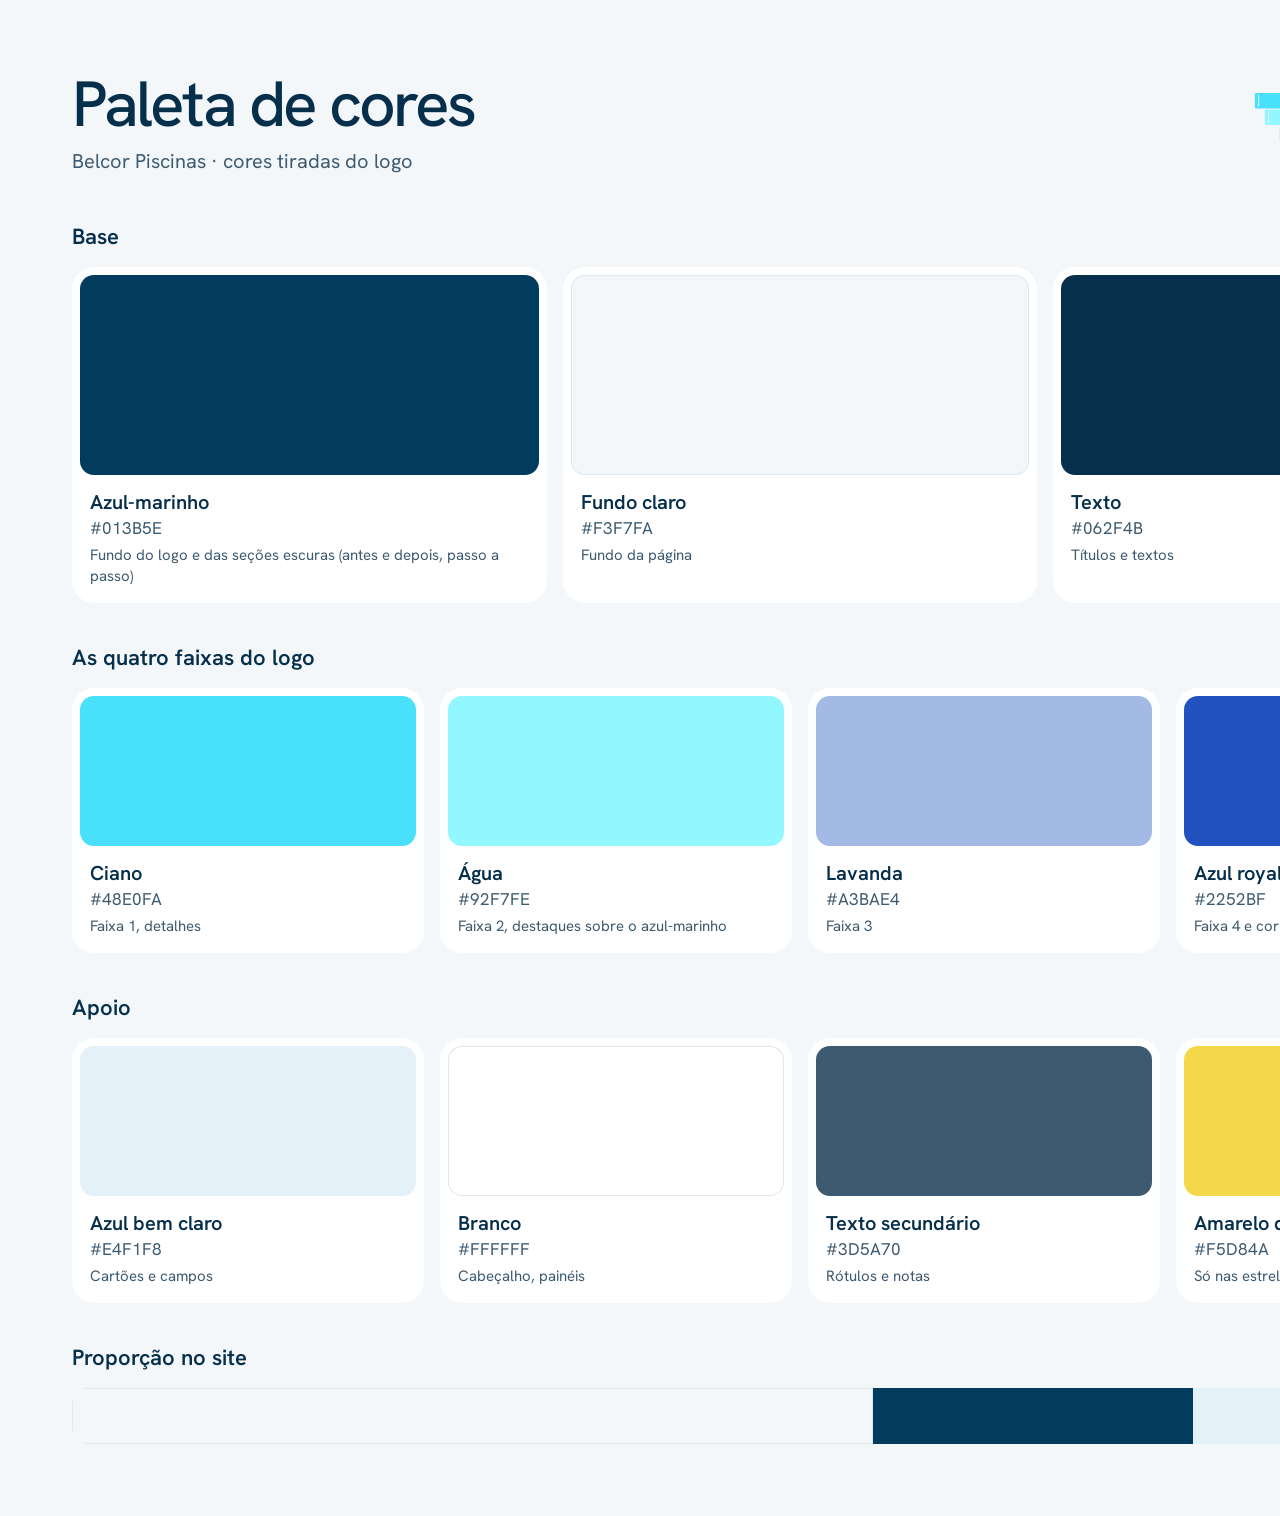
<file: paleta/paleta.html>
<!doctype html><html lang="pt-BR"><head><meta charset="utf-8">
<link href="https://fonts.googleapis.com/css2?family=Hanken+Grotesk:wght@400;500;600&display=swap" rel="stylesheet">
<style>
*{box-sizing:border-box;margin:0}
body{width:1600px;padding:72px;background:#f3f7fa;font-family:"Hanken Grotesk",sans-serif;color:#062f4b}
header{display:flex;align-items:center;justify-content:space-between;margin-bottom:48px}
h1{font-size:64px;font-weight:500;letter-spacing:-.045em;line-height:1}
header p{font-size:20px;color:#3d5a70;margin-top:12px}
header img{height:88px}
h2{font-size:22px;font-weight:600;margin:40px 0 16px}
.row{display:grid;gap:16px}
.r3{grid-template-columns:repeat(3,1fr)} .r4{grid-template-columns:repeat(4,1fr)}
.sw{border-radius:22px;padding:8px;background:#fff}
.chip{height:150px;border-radius:14px}
.big .chip{height:200px}
.meta{padding:14px 10px 8px}
.name{font-weight:600;font-size:20px}
.hex{font-size:17px;color:#3d5a70;margin-top:2px}
.use{font-size:15px;color:#3d5a70;margin-top:6px;line-height:1.4}
.bar{display:flex;height:56px;border-radius:16px;overflow:hidden;margin-top:12px}
</style></head><body>
<header><div><h1>Paleta de cores</h1><p>Belcor Piscinas · cores tiradas do logo</p></div><img src="../logo/belcor-logo-azul.svg" alt=""></header>

<h2>Base</h2>
<div class="row r3 big">
 <div class="sw"><div class="chip" style="background:#013b5e"></div><div class="meta"><p class="name">Azul-marinho</p><p class="hex">#013B5E</p><p class="use">Fundo do logo e das seções escuras (antes e depois, passo a passo)</p></div></div>
 <div class="sw"><div class="chip" style="background:#f3f7fa;box-shadow:inset 0 0 0 1px #dde8ef"></div><div class="meta"><p class="name">Fundo claro</p><p class="hex">#F3F7FA</p><p class="use">Fundo da página</p></div></div>
 <div class="sw"><div class="chip" style="background:#062f4b"></div><div class="meta"><p class="name">Texto</p><p class="hex">#062F4B</p><p class="use">Títulos e textos</p></div></div>
</div>

<h2>As quatro faixas do logo</h2>
<div class="row r4">
 <div class="sw"><div class="chip" style="background:#48e0fa"></div><div class="meta"><p class="name">Ciano</p><p class="hex">#48E0FA</p><p class="use">Faixa 1, detalhes</p></div></div>
 <div class="sw"><div class="chip" style="background:#92f7fe"></div><div class="meta"><p class="name">Água</p><p class="hex">#92F7FE</p><p class="use">Faixa 2, destaques sobre o azul-marinho</p></div></div>
 <div class="sw"><div class="chip" style="background:#a3bae4"></div><div class="meta"><p class="name">Lavanda</p><p class="hex">#A3BAE4</p><p class="use">Faixa 3</p></div></div>
 <div class="sw"><div class="chip" style="background:#2252bf"></div><div class="meta"><p class="name">Azul royal</p><p class="hex">#2252BF</p><p class="use">Faixa 4 e cor de ação: botões e WhatsApp</p></div></div>
</div>

<h2>Apoio</h2>
<div class="row r4">
 <div class="sw"><div class="chip" style="background:#e4f1f8"></div><div class="meta"><p class="name">Azul bem claro</p><p class="hex">#E4F1F8</p><p class="use">Cartões e campos</p></div></div>
 <div class="sw"><div class="chip" style="background:#ffffff;box-shadow:inset 0 0 0 1px #dde8ef"></div><div class="meta"><p class="name">Branco</p><p class="hex">#FFFFFF</p><p class="use">Cabeçalho, painéis</p></div></div>
 <div class="sw"><div class="chip" style="background:#3d5a70"></div><div class="meta"><p class="name">Texto secundário</p><p class="hex">#3D5A70</p><p class="use">Rótulos e notas</p></div></div>
 <div class="sw"><div class="chip" style="background:#f5d84a"></div><div class="meta"><p class="name">Amarelo do lema</p><p class="hex">#F5D84A</p><p class="use">Só nas estrelas da avaliação</p></div></div>
</div>

<h2>Proporção no site</h2>
<div class="bar"><div style="flex:55;background:#f3f7fa;box-shadow:inset 0 0 0 1px #dde8ef"></div><div style="flex:22;background:#013b5e"></div><div style="flex:10;background:#e4f1f8"></div><div style="flex:6;background:#2252bf"></div><div style="flex:2;background:#48e0fa"></div><div style="flex:2;background:#92f7fe"></div><div style="flex:2;background:#a3bae4"></div><div style="flex:1;background:#f5d84a"></div></div>
</body></html>
</file>
<file: assets/css/style.css>
/* =========================================================================
   Belcor Piscinas — protótipo
   Cores tiradas do logo da Belcor. Para mudar a paleta, edite só os tokens abaixo.
   ========================================================================= */

/* Fonte hospedada no próprio site (Hanken Grotesk, licença OFL), carrega sem depender do Google */
@font-face {
  font-family: "Hanken Grotesk";
  font-style: normal;
  font-weight: 400 600;
  font-display: swap;
  src: url("../fonts/hanken-grotesk-latin.woff2") format("woff2");
  unicode-range: U+0000-00FF, U+0131, U+0152-0153, U+02BB-02BC, U+02C6, U+02DA, U+02DC, U+0304, U+0308, U+0329, U+2000-206F, U+20AC, U+2122, U+2191, U+2193, U+2212, U+2215, U+FEFF, U+FFFD;
}

:root {
  /* Paleta tirada do logo da Belcor: azul-marinho, as quatro faixas e o amarelo do lema.
     Regra: fundo claro ou azul-marinho; as faixas aparecem só em detalhes e no passo a passo. */
  --paper: #f3f7fa;          /* fundo da página */
  --white: #ffffff;
  --ink: #062f4b;            /* texto */
  --ink-soft: #3d5a70;

  --navy: #013b5e;           /* fundo do logo */
  --navy-2: #0c4a71;         /* superfície sobre o azul-marinho */
  --cyan: #48e0fa;           /* faixa 1 */
  --cyan-2: #92f7fe;         /* faixa 2 */
  --lavender: #a3bae4;       /* faixa 3 */
  --royal: #2252bf;          /* faixa 4: cor de ação */
  --sun: #f5d84a;            /* amarelo do lema: só nas estrelas */
  --tint: #e4f1f8;           /* fundo claro alternativo */

  /* nomes antigos apontando para a paleta nova */
  --aqua: var(--tint);
  --aqua-2: var(--white);
  --deep: var(--navy);
  --deep-2: var(--navy-2);
  --night: var(--navy);
  --night-2: var(--navy-2);
  --stone: var(--tint);
  --stone-2: var(--tint);

  /* Ação */
  --accent: var(--royal);
  --accent-hover: #1a43a3;
  --accent-ink: #ffffff;

  /* Tipografia */
  --font: "Hanken Grotesk", system-ui, -apple-system, "Segoe UI", Roboto, sans-serif;
  --step-small: 1rem;      /* no celular nenhum texto fica abaixo de 16 px */
  --step-body: clamp(1.0625rem, 1rem + 0.25vw, 1.1875rem);
  --step-lead: clamp(1.25rem, 1.1rem + 0.7vw, 1.625rem);
  --step-head: clamp(2.5rem, 1.4rem + 4.6vw, 5.5rem);
  --step-display: clamp(3.25rem, 13.6vw, 9.5rem);
  --step-h3: clamp(1.625rem, 1.1rem + 1.9vw, 2.75rem);
  --step-ui: 1.0625rem;  /* botões, chips, rótulos */

  /* Cantos: nenhum canto vivo. Concêntricos: externo = interno + espaço */
  --gap: 8px;                          /* espaço entre capítulos e entre peças */
  --r-sm: 10px;
  --r-md: 16px;
  --r-lg: 22px;
  --r-chapter: calc(var(--r-lg) + var(--gap));   /* 30px */
  --r-pill: 999px;

  /* Margens */
  --pad-x: 16px;
  --pad-y: 64px;

  /* Movimento */
  --ease-out: cubic-bezier(.16, 1, .3, 1);
  --dur: 220ms;
}

@media (min-width: 768px) {
  :root { --pad-x: clamp(24px, 4vw, 64px); --pad-y: clamp(112px, 11vw, 184px); --gap: 10px; --step-small: clamp(0.875rem, 0.85rem + 0.1vw, 0.9375rem); }
}

/* ---------- Base ---------- */
*, *::before, *::after { box-sizing: border-box; }
html { -webkit-text-size-adjust: 100%; scroll-behavior: smooth; scroll-padding-top: 76px; }
body {
  margin: 0;
  background: var(--paper);
  color: var(--ink);
  font-family: var(--font);
  font-size: var(--step-body);
  line-height: 1.5;
  font-weight: 400;
  -webkit-font-smoothing: antialiased;
  text-rendering: optimizeLegibility;
  padding: var(--gap);
}
img { display: block; max-width: 100%; height: auto; }
a { color: inherit; }
h1, h2, h3, p, ul, ol, dl, dd, figure { margin: 0; }
ul, ol { padding: 0; list-style: none; }
button, input { font: inherit; color: inherit; }
::selection { background: var(--cyan-2); color: var(--ink); }
:focus-visible { outline: 3px solid var(--accent); outline-offset: 3px; border-radius: var(--r-sm); }
.ch-deep :focus-visible, .hero :focus-visible, .site-header :focus-visible { outline-color: #ffffff; }

.defs { position: absolute; width: 0; height: 0; overflow: hidden; }
[hidden] { display: none !important; }
.sr-only { position: absolute; width: 1px; height: 1px; padding: 0; margin: -1px; overflow: hidden; clip: rect(0 0 0 0); white-space: nowrap; border: 0; }
.skip { position: absolute; left: 16px; top: -60px; z-index: 50; background: var(--ink); color: #fff; padding: 12px 18px; border-radius: var(--r-pill); text-decoration: none; }
.skip:focus { top: 16px; }

/* ---------- Capítulos de cor ---------- */
.chapter {
  position: relative;
  border-radius: var(--r-chapter);
  overflow: hidden;
  isolation: isolate;
}
#obras, #estampas, #orcamento, #como-funciona, #avaliacoes, #duvidas, #contato, .footer { content-visibility: auto; contain-intrinsic-size: auto 900px; }
.chapter + .chapter, main > .chapter:first-child, main + .chapter { margin-top: var(--gap); }
.ch-paper { background: transparent; }
.ch-aqua { background: var(--tint); color: var(--ink); }
.ch-deep { background: var(--navy); color: #fff; }

.wrap { padding: var(--pad-y) var(--pad-x); }

.h-section {
  font-size: var(--step-head);
  font-weight: 500;
  line-height: .95;
  letter-spacing: -0.045em;
  text-wrap: balance;
  max-width: 14ch;
}
.lead { font-size: var(--step-lead); line-height: 1.35; letter-spacing: -0.01em; max-width: 34ch; margin-top: 20px; }

/* ---------- Botões ---------- */
.btn {
  --h: 54px;
  display: inline-flex; align-items: center; justify-content: center; gap: 10px;
  min-height: var(--h);
  padding: 0 26px;
  border-radius: var(--r-pill);
  border: 0;
  font-weight: 600;
  font-size: var(--step-ui);
  letter-spacing: -0.01em;
  text-decoration: none;
  cursor: pointer;
  transition: transform var(--dur) var(--ease-out), background-color var(--dur) ease, color var(--dur) ease;
  -webkit-tap-highlight-color: transparent;
}
.btn:active { transform: scale(.97); }
.btn .ico { width: 22px; height: 22px; flex: none; }
.btn-sm { --h: 44px; padding: 0 18px; }
.nav .btn-sm { --h: 44px; }
.btn-block { width: 100%; }
.btn-accent { background: var(--accent); color: var(--accent-ink); }
.btn-accent:hover { background: var(--accent-hover); }
.btn-light { background: #fff; color: var(--ink); }
.btn-light:hover { background: var(--cyan-2); }
.btn-ink { background: var(--ink); color: #fff; }
.btn-ink:hover { background: var(--deep); }
.ch-deep .btn-ink { background: #fff; color: var(--ink); }

/* =========================================================================
   TELA DE ABERTURA — faixas entram pela esquerda, o nome é escrito, a tela sobe
   Medidas em % do logo original (viewBox 584 × 187), para as faixas caírem
   exatamente em cima do desenho do logo.
   ========================================================================= */
.splash { display: none; }
.js.splash-on .splash, .splash.is-out {
  position: fixed; inset: 0; z-index: 100;
  display: grid; place-items: center;
  background: var(--navy);
  /* se o script falhar por algum motivo, a tela sai sozinha depois de 3 s */
  animation: splashFailsafe .6s cubic-bezier(.7, 0, .2, 1) 3s forwards;
  cursor: pointer;
}
.splash.is-out { animation: splashOut .7s cubic-bezier(.7, 0, .2, 1) forwards; pointer-events: none; }
.splash-on { overflow: hidden; }   /* sem rolar a página por trás */
/* a tela azul escorre de baixo para cima, com a borda de baixo arredondada */
/* duas animações com nomes diferentes: se tivessem o mesmo nome, o navegador pularia direto para o fim da subida */
@keyframes splashFailsafe { to { transform: translateY(-100%); visibility: hidden; } }
@keyframes splashOut {
  0% { transform: translateY(0); border-radius: 0; }
  100% { transform: translateY(-100%); border-radius: 0 0 48px 48px; visibility: hidden; }
}
.splash-logo {
  position: relative;
  width: min(80vw, 440px); aspect-ratio: 584.1 / 187.1;
}
@media (min-width: 900px) { .splash-logo { width: min(52vw, 720px); } }
.splash-logo {
  transition: transform .7s cubic-bezier(.7, 0, .2, 1), opacity .5s ease .15s;
}
.splash.is-out .splash-logo { transform: translateY(-40px); opacity: 0; }

/* as quatro faixas, com os dois frisos brancos de cada uma */
.sb {
  position: absolute; height: 17.64%; width: 25.7%;
  border-radius: 3px;
  transform: translateX(-120vw);
  animation: barIn .55s cubic-bezier(.16, 1, .3, 1) forwards;
}
.sb::before, .sb::after {
  content: ""; position: absolute; top: 12%; height: 76%; width: 1.35%; min-width: 1.5px;
  border-radius: 1px; background: #fff; opacity: .85;
}
.sb::before { left: 4.7%; }
.sb::after { left: 94%; }
.sb1 { left: .69%;  top: 15.93%; background: var(--cyan); animation-delay: .05s; }
.sb2 { left: 4.28%; top: 34.64%; background: var(--cyan-2); animation-delay: .13s; }
.sb3 { left: 9.76%; top: 53.35%; background: var(--lavender); width: 25.85%; animation-delay: .21s; }
.sb4 { left: 17.12%; top: 71.53%; background: var(--royal); animation-delay: .29s; }
@keyframes barIn { to { transform: translateX(0); } }

/* o nome: duas cópias do logo, cada uma mostra só uma palavra,
   reveladas por um corte inclinado (como a letra cursiva) que anda da esquerda para a direita */
.sw { position: absolute; inset: 0; width: 100%; height: 100%; }
.sw1 { clip-path: polygon(36% 0, 36% 0, 36% 54.5%, 36% 54.5%); animation: writeBelcor .36s cubic-bezier(.45, 0, .55, 1) .36s forwards; }
.sw2 { clip-path: polygon(45% 47%, 45% 47%, 45% 100%, 45% 100%); animation: writePiscinas .42s cubic-bezier(.45, 0, .55, 1) .66s forwards; }
@keyframes writeBelcor { to { clip-path: polygon(36% 0, 92% 0, 86% 54.5%, 36% 54.5%); } }
@keyframes writePiscinas { to { clip-path: polygon(45% 47%, 106% 47%, 100% 100%, 45% 100%); } }

@media (prefers-reduced-motion: reduce) { .splash { display: none !important; } }

/* =========================================================================
   CABEÇALHO FIXO — acompanha a página; transparente sobre a foto, sólido depois
   ========================================================================= */
.site-header {
  position: fixed; z-index: 45;
  top: var(--gap); left: var(--gap); right: var(--gap);
  border-radius: var(--r-chapter);
  color: #fff;
  background-color: rgba(12, 43, 59, 0);
  transition: background-color .35s ease;
}
.site-header.is-solid, .site-header.is-open {
  background-color: var(--white); color: var(--ink);
  box-shadow: 0 6px 24px rgba(1, 59, 94, .12); /* taste-skill-ignore: barra fixa que flutua sobre a página */
}
.logo-dark { display: none; }
.is-solid .logo-light, .is-open .logo-light { display: none; }
.is-solid .logo-dark, .is-open .logo-dark { display: block; }
.is-solid .menu-btn, .is-open .menu-btn { background: var(--tint); color: var(--ink); }
.is-solid .nav-cta, .is-open .nav-cta { background: var(--royal); color: #fff; }
.is-solid .nav-cta:hover, .is-open .nav-cta:hover { background: var(--accent-hover); }
.is-solid .nav-links a:hover { background: var(--tint); }
.nav {
  display: flex; align-items: center; gap: 8px;
  min-height: 56px;
  /* raio do botão (pill) dentro da barra: barra 28px = botão 22px + 6px de folga */
  padding: 6px 6px 6px var(--pad-x);
}
.wordmark { display: block; padding: 4px 0; margin-right: auto; line-height: 0; }
.wordmark img { height: 36px; width: auto; }
@media (min-width: 1200px) { .wordmark img { height: 40px; } }
.nav-cta { flex: none; }
.menu-btn {
  width: 44px; height: 44px; flex: none;
  display: grid; place-items: center;
  border: 0; border-radius: 50%; cursor: pointer;
  background: rgba(255, 255, 255, .16); color: #fff;
  transition: background-color var(--dur) ease, transform var(--dur) var(--ease-out);
}
.menu-btn:hover { background: rgba(255, 255, 255, .26); }
.menu-btn:active { transform: scale(.94); }
.menu-icon { display: grid; gap: 6px; width: 18px; }
.menu-icon span { display: block; height: 2px; border-radius: 2px; background: currentColor; transition: transform var(--dur) var(--ease-out); }
.is-open .menu-icon span:first-child { transform: translateY(4px) rotate(45deg); }
.is-open .menu-icon span:last-child { transform: translateY(-4px) rotate(-45deg); }
/* menu do celular: painel que desce da barra */
.nav-links {
  position: absolute; left: 0; right: 0; top: calc(100% + var(--gap));
  display: grid; gap: 4px; padding: 8px;
  border-radius: var(--r-chapter);
  background: var(--white); color: var(--ink);
  box-shadow: 0 12px 32px rgba(1, 59, 94, .16); /* taste-skill-ignore: menu que flutua */
  opacity: 0; visibility: hidden; transform: translateY(-8px);
  transition: opacity .25s ease, transform .3s var(--ease-out), visibility 0s linear .3s;
}
.is-open .nav-links { opacity: 1; visibility: visible; transform: none; transition: opacity .25s ease, transform .3s var(--ease-out); }
.nav-links a {
  display: flex; align-items: center; min-height: 56px; padding: 0 20px;
  border-radius: calc(var(--r-chapter) - 8px);
  text-decoration: none; font-weight: 500; font-size: var(--step-lead);
  transition: background-color var(--dur) ease;
}
.nav-links a:hover { background: var(--tint); }
@media (min-width: 1200px) {
  .menu-btn { display: none; }
  .wordmark { margin-right: 0; }
  .nav-links {
    position: static; margin-left: auto; display: flex; gap: 2px; padding: 0; background: none; color: inherit; box-shadow: none; /* taste-skill-ignore: remove a sombra do menu */
    opacity: 1; visibility: visible; transform: none; transition: none;
  }
  .nav-links a { min-height: 44px; padding: 0 16px; font-size: var(--step-ui); border-radius: var(--r-pill); }
  .nav-links a:hover { background: rgba(255, 255, 255, .14); }
  .nav-cta { margin-left: 8px; }
}

/* =========================================================================
   1. TOPO
   ========================================================================= */
.hero {
  min-height: calc(100svh - 2 * var(--gap));
  display: flex; flex-direction: column; justify-content: flex-end;
  color: #fff;
  background: var(--deep);
}
.hero-media, .hero-media img {
  position: absolute; inset: 0; width: 100%; height: 100%;
}
.hero-media { z-index: -2; overflow: hidden; }
.hero-media img { object-fit: cover; object-position: 50% 60%; transform: scale(1.06); transition: transform 2.4s var(--ease-out); }
.is-ready .hero-media img { transform: scale(1); }
/* Véu neutro só para garantir a leitura do texto sobre a foto */
.hero::before {
  content: ""; position: absolute; inset: 0; z-index: -1;
  background:
    linear-gradient(to bottom, rgba(6, 24, 34, .45) 0%, rgba(6, 24, 34, 0) 22%), /* taste-skill-ignore: véu neutro sobre foto */
    linear-gradient(to top, /* taste-skill-ignore */ rgba(6, 24, 34, .78) 0%, rgba(6, 24, 34, .35) 45%, rgba(6, 24, 34, 0) 70%);
}

.hero-copy { padding: 120px var(--pad-x) calc(var(--pad-x) + 8px); }
.hero-title {
  font-size: var(--step-display);
  font-weight: 500;
  line-height: .9;
  letter-spacing: -0.05em;
}
.line { display: block; overflow: hidden; padding-bottom: .08em; margin-bottom: -.08em; }
.line-in { display: block; position: relative; }
/* A linha d'água: o alto das letras fica seco, a parte de baixo afunda e ondula */
.line-water .dry { display: block; clip-path: inset(0 0 46% 0); }
.ripple-on .line-water .wet { filter: url(#ripple); }
.line-water .wet {
  position: absolute; left: 0; top: 0;
  display: block; color: var(--cyan-2);
  clip-path: inset(54% 0 0 0);
  transform: translateY(.02em);
}
.hero-sub { font-size: var(--step-lead); line-height: 1.3; max-width: 30ch; margin-top: 28px; letter-spacing: -0.01em; }
.hero-actions { display: flex; flex-direction: column; align-items: flex-start; gap: 16px; margin-top: 28px; }
.hero-actions .btn { width: 100%; }
.hero-rating {
  display: inline-flex; align-items: center; gap: 10px; min-height: 44px;
  font-size: var(--step-ui); font-weight: 500; text-decoration: none;
}
.hero-rating:hover span { text-decoration: underline; text-underline-offset: 4px; }
.stars { width: 92px; height: 18px; color: var(--sun); flex: none; }

@media (min-width: 768px) {
  :root { --step-display: clamp(4.5rem, 1rem + 8.4vw, 10rem); }
  .hero-actions { flex-direction: row; align-items: center; gap: 24px; }
  .hero-actions .btn { width: auto; }
}
@media (min-width: 1100px) {
  .hero-copy { display: grid; grid-template-columns: repeat(12, 1fr); column-gap: 24px; align-items: end; padding-bottom: calc(var(--pad-x) + 8px); }
  .hero-title { grid-column: 1 / -1; }
  .hero-sub { grid-column: 1 / span 6; margin-top: 32px; }
  .hero-actions { grid-column: 1 / -1; justify-self: start; flex-direction: row; align-items: center; gap: 28px; margin-top: 28px; }
}

/* =========================================================================
   2. SERVIÇOS — quatro colunas: foto, nome, frase, link
   ========================================================================= */
.services-intro .lead { max-width: 30ch; }
.service-list {
  display: grid; grid-template-columns: minmax(0, 1fr); gap: 40px var(--gap);
  margin-top: clamp(40px, 5vw, 72px);
}
.service { display: flex; flex-direction: column; gap: 10px; }
.service-media {
  order: -1; margin-bottom: 8px;
  aspect-ratio: 4 / 3; border-radius: var(--r-lg); overflow: hidden;
  background: var(--tint);
}
.service-media img { width: 100%; height: 100%; object-fit: cover; transition: transform 1.2s var(--ease-out); }
.service:hover .service-media img { transform: scale(1.04); }
.service h3 { font-size: var(--step-lead); font-weight: 600; letter-spacing: -0.025em; line-height: 1.15; }
.service-body { display: flex; flex-direction: column; align-items: flex-start; gap: 6px; flex: 1; }
.service-body p { color: var(--ink-soft); max-width: 34ch; }
.service-body .text-link { margin-top: auto; }
/* quatro amostras no lugar da foto: raio interno = raio do quadro (22) − espaço (8) */
.service-art { display: grid; grid-template-columns: 1fr 1fr; gap: 8px; padding: 8px; }
.service-art span { display: block; border-radius: calc(var(--r-lg) - 8px); overflow: hidden; }
.service-art svg { display: block; }
.text-link {
  display: inline-flex; align-items: center; min-height: 44px;
  font-weight: 600; font-size: var(--step-ui); color: var(--royal);
  text-decoration: underline; text-decoration-thickness: 2px; text-underline-offset: 6px;
  transition: color var(--dur) ease, text-underline-offset var(--dur) var(--ease-out);
}
.text-link:hover { color: var(--navy); text-underline-offset: 9px; }
.ch-deep .text-link { color: var(--cyan); }

@media (max-width: 639px) {
  .service-list { gap: 20px; margin-top: 32px; }
  .service {
    display: grid; grid-template-columns: 104px minmax(0, 1fr); column-gap: 16px; row-gap: 2px;
    grid-template-areas: "media title" "media body"; align-items: start;
  }
  .service h3 { grid-area: title; font-size: 1.25rem; }
  .service-body { grid-area: body; gap: 2px; }
  .service-body p { font-size: 1rem; line-height: 1.45; }
  .service-media { grid-area: media; order: 0; margin: 0; width: 104px; height: 104px; aspect-ratio: 1; border-radius: var(--r-md); }
  .service-art { gap: 4px; padding: 4px; }
  .service-art span { border-radius: calc(var(--r-md) - 4px); }
}
@media (min-width: 640px) { .service-list { grid-template-columns: repeat(2, minmax(0, 1fr)); gap: 48px 24px; } }
@media (min-width: 900px) {
  .services-intro { display: grid; grid-template-columns: repeat(12, 1fr); column-gap: 24px; align-items: end; }
  .services-intro .h-section { grid-column: 1 / span 6; }
  .services-intro .lead { grid-column: 8 / span 5; margin-top: 0; }
}
@media (min-width: 1100px) {
  .service-list { grid-template-columns: repeat(4, minmax(0, 1fr)); gap: 24px; }
  .service-media { aspect-ratio: 4 / 5; }
}

/* =========================================================================
   3. ANTES E DEPOIS
   ========================================================================= */
.compare-grid { display: grid; gap: 36px; }
.compare { display: grid; gap: 14px; }
.compare-stage {
  --pos: 50%;
  position: relative;
  aspect-ratio: 4 / 3;
  border-radius: var(--r-lg);
  overflow: hidden;
  touch-action: pan-y;
  user-select: none; -webkit-user-select: none;
  cursor: ew-resize;
  background: var(--night);
}
.compare-stage img { position: absolute; inset: 0; width: 100%; height: 100%; object-fit: cover; pointer-events: none; }
.compare-before { position: absolute; inset: 0; clip-path: inset(0 calc(100% - var(--pos)) 0 0); }
.compare-tag {
  position: absolute; top: 12px; z-index: 2;
  padding: 7px 14px; border-radius: var(--r-pill);
  font-size: var(--step-small); font-weight: 600;
  background: rgba(1, 59, 94, .85); color: #fff;
}
.tag-before { left: 12px; }
.tag-after { right: 12px; background: rgba(255, 255, 255, .92); color: var(--ink); }
.compare-handle {
  position: absolute; top: 0; bottom: 0; left: var(--pos); z-index: 3;
  width: 4px; margin-left: -2px; border-radius: 4px;
  background: #fff;
  outline: none;
}
.compare-knob {
  position: absolute; top: 50%; left: 50%;
  width: 56px; height: 56px; margin: -28px 0 0 -28px;
  border-radius: 50%;
  background: #fff; color: var(--ink);
  display: grid; place-items: center;
  border: 3px solid var(--ink);
  transition: transform var(--dur) var(--ease-out);
}
.compare-knob svg { width: 26px; height: 26px; }
.compare-stage.is-dragging .compare-knob, .compare-handle:focus-visible .compare-knob { transform: scale(1.1); }
.compare-handle:focus-visible .compare-knob { outline: 3px solid var(--cyan); outline-offset: 3px; }
.compare figcaption { font-size: var(--step-small); color: #c9dcea; }

@media (min-width: 900px) {
  .compare-grid { grid-template-columns: repeat(12, 1fr); column-gap: 24px; align-items: end; }
  .compare-intro { grid-column: 1 / span 4; align-self: start; }
  .compare { grid-column: 5 / -1; }
  .compare-stage { aspect-ratio: 14 / 9; }
}

/* =========================================================================
   3B. OBRAS DA BELCOR — fileira de fotos que desliza para o lado
   ========================================================================= */
.gallery .wrap { padding-top: clamp(56px, 6vw, 104px); padding-bottom: 28px; }
@media (min-width: 900px) { .gallery .wrap { padding-top: clamp(56px, 5vw, 80px); } }
.gallery-head { display: flex; align-items: flex-end; justify-content: space-between; gap: 24px; }
.gallery-head .lead { max-width: 34ch; }

/* setas (só no computador; no celular a pessoa desliza com o dedo) */
.carousel-arrows { display: none; gap: 8px; flex: none; }
.arrow {
  width: 52px; height: 52px; border: 0; border-radius: 50%; cursor: pointer;
  display: grid; place-items: center;
  background: var(--navy); color: #fff;
  transition: background-color var(--dur) ease, transform var(--dur) var(--ease-out), opacity var(--dur) ease;
}
.arrow:hover { background: var(--royal); }
.arrow:active { transform: scale(.94); }
.arrow:disabled { opacity: .35; cursor: default; background: var(--navy); }
.arrow svg { width: 22px; height: 22px; }
@media (min-width: 900px) and (hover: hover) { .carousel-arrows { display: flex; } }

/* trilho deslizante: começa na margem da página e corre até a borda da tela */
.gallery-track {
  display: grid; grid-auto-flow: column; grid-auto-columns: var(--col); gap: 12px;
  overflow-x: auto; overscroll-behavior-x: contain; scroll-snap-type: x mandatory; scrollbar-width: none;
  padding: 0 var(--pad-x) clamp(56px, 6vw, 96px); scroll-padding-inline: var(--pad-x);
}
.gallery-track::-webkit-scrollbar { display: none; }
.gallery-item { scroll-snap-align: center; }
/* a obra do centro fica em destaque: maior, nítida e com legenda; as dos lados ficam mais baixas e apagadas.
   Todas têm a mesma largura, então os espaços entre elas ficam sempre iguais. */
.gallery { --col: 84vw; --tall: calc(var(--col) * .8); --short: calc(var(--col) * .66); }
@media (min-width: 640px) { .gallery { --col: min(62vw, 520px); } }
@media (min-width: 900px) { .gallery { --col: min(40vw, 580px); --tall: calc(var(--col) * .72); --short: calc(var(--col) * .58); } }
.gallery-track { align-items: center; position: relative; }
.js .gallery-item img, .js .gallery-insta { aspect-ratio: auto; height: var(--short); transition: height .6s var(--ease-out), opacity .6s ease; }
.js .gallery-item.is-active img, .js .gallery-item.is-active .gallery-insta { height: var(--tall); }
.js .gallery-item:not(.is-active) img, .js .gallery-item:not(.is-active) .gallery-insta { opacity: .5; }
.js .gallery-item:not(.is-active) figcaption { opacity: 0; }
.gallery-item figcaption { transition: opacity .4s ease; }
.gallery-item figure { margin: 0; display: grid; gap: 10px; }
.gallery-item img {
  width: 100%; aspect-ratio: 4 / 5; object-fit: cover;
  border-radius: var(--r-lg); background: var(--tint);
  transition: transform .6s var(--ease-out);
}
.gallery-item.is-active img:hover { transform: scale(1.015); }
.gallery-item figcaption { font-size: 1rem; font-weight: 600; color: var(--ink); padding: 0 4px; }
.gallery-insta {
  aspect-ratio: 4 / 5;
  display: flex; flex-direction: column; justify-content: flex-end; gap: 8px;
  padding: 24px; border-radius: var(--r-lg);
  background: var(--navy); color: #fff; text-decoration: none;
  font-size: var(--step-lead); font-weight: 600; letter-spacing: -0.02em; line-height: 1.15;
  transition: background-color var(--dur) ease;
}
.gallery-insta .ico { width: 40px; height: 40px; margin-bottom: auto; }
.gallery-insta-user { font-size: 1rem; font-weight: 500; color: var(--cyan-2); }
.gallery-insta:hover { background: var(--royal); }

/* =========================================================================
   4. ESTAMPAS — cabe numa tela: amostras à esquerda, a obra à direita
   ========================================================================= */
.prints .wrap { padding-block: 32px; }
.prints-intro .lead { display: none; }
.prints-grid { display: grid; grid-template-columns: minmax(0, 1fr); gap: 20px; }
.prints-side, .prints-view { display: contents; }
.prints-intro { order: 1; }
.prints-intro .lead { margin-top: 12px; }
.obra { order: 2; }
.swatch-wrap { order: 3; }
.pool-info { order: 4; }

.swatches {
  border: 0; margin: 0; min-width: 0;
  display: grid; grid-auto-flow: column; grid-auto-columns: 96px; gap: var(--gap);
  overflow-x: auto; overscroll-behavior-x: contain; scroll-snap-type: x mandatory; scrollbar-width: none;
  margin-inline: calc(var(--pad-x) * -1); padding: 0 var(--pad-x);
  scroll-padding-inline: var(--pad-x);
}
.swatches::-webkit-scrollbar { display: none; }
.swatch {
  position: relative; display: grid; gap: 6px; align-content: start;
  padding: 6px 6px 10px;
  border-radius: var(--r-md);
  background: var(--aqua-2);
  cursor: pointer; scroll-snap-align: start;
  transition: background-color var(--dur) ease, transform var(--dur) var(--ease-out);
}
.swatch:hover { background: var(--cyan-2); }
.swatch:active { transform: scale(.97); }
.swatch input { position: absolute; opacity: 0; pointer-events: none; }
/* raio interno = raio da peça (16) − espaço (6) */
.swatch-art { display: block; aspect-ratio: 1; border-radius: calc(var(--r-md) - 6px); overflow: hidden; }
.swatch-art svg { display: block; }
.swatch-name { font-weight: 500; font-size: var(--step-small); padding: 0 4px; line-height: 1.2; }
.swatch:has(input:checked) { background: var(--ink); color: #fff; }
.swatch:has(input:focus-visible) { outline: 3px solid var(--ink); outline-offset: 3px; }

.pool-info { display: flex; flex-wrap: wrap; align-items: center; justify-content: space-between; gap: 14px 24px; }
.pool-name { font-size: var(--step-h3); font-weight: 500; letter-spacing: -0.04em; line-height: 1; }
.pool-desc { max-width: 40ch; margin-top: 8px; }

/* ---- A obra: uma piscina em 3D revestida com a estampa ---- */
.obra {
  position: relative; margin: 0;
  aspect-ratio: 4 / 3;
  border-radius: var(--r-lg);
  overflow: hidden;
  background-color: #d9cfbf;      /* deque de pedra */
  background-image: url("data:image/svg+xml,%3Csvg xmlns='http://www.w3.org/2000/svg' width='96' height='48'%3E%3Crect width='96' height='48' fill='%23cbbfa9'/%3E%3Crect x='1.5' y='1.5' width='45' height='21' rx='2' fill='%23e4dbc9'/%3E%3Crect x='49.5' y='1.5' width='45' height='21' rx='2' fill='%23ded4c0'/%3E%3Crect x='-22.5' y='25.5' width='45' height='21' rx='2' fill='%23ded4c0'/%3E%3Crect x='25.5' y='25.5' width='45' height='21' rx='2' fill='%23e7dfcf'/%3E%3Crect x='73.5' y='25.5' width='45' height='21' rx='2' fill='%23e4dbc9'/%3E%3C/svg%3E");
  background-size: 72px 36px;
  container-type: inline-size;
}
.obra-stage { position: absolute; inset: 0; perspective: 2200px; perspective-origin: 50% 20%; }
.obra { --tilt: 52deg; --yaw: 0deg; cursor: grab; touch-action: pan-y; user-select: none; -webkit-user-select: none; }
.obra.is-dragging { cursor: grabbing; }
.pool3d {
  --w: 72cqw;
  --d: calc(var(--w) * .56);
  --h: calc(var(--w) * .15);      /* fundura */
  --c: calc(var(--w) * .026);     /* borda de pedra */
  position: absolute; left: 50%; top: 50%;
  width: var(--w); height: var(--d);
  transform: translate(-50%, -46%) rotateX(var(--tilt)) rotateZ(var(--yaw));
  transform-style: preserve-3d;
  transition: transform .9s var(--ease-out);
}
.obra.is-dragging .pool3d { transition: none; }
.obra.is-changing .pool3d { transform: translate(-50%, -46%) rotateX(calc(var(--tilt) + 5deg)) rotateZ(var(--yaw)) scale(.97); }
/* cada face mostra só o lado de dentro: o navegador esconde as que ficam de costas para a câmera */
.face { position: absolute; overflow: hidden; backface-visibility: hidden; -webkit-backface-visibility: hidden; }
.face svg { display: block; }
.face::after { content: ""; position: absolute; inset: 0; background: rgba(4, 34, 52, var(--shade, .1)); }
.floor { inset: 0; border-radius: 3px; transform: translateZ(calc(var(--h) * -1)); --shade: .16; }
.wall-back { left: 0; top: 0; width: 100%; height: var(--h); transform-origin: 50% 0; transform: rotateX(-90deg); --shade: .3; }
.wall-front { left: 0; top: 100%; width: 100%; height: var(--h); transform-origin: 50% 0; transform: rotateX(-90deg) rotateY(180deg); --shade: .12; }
.wall-left { left: 0; top: 0; width: var(--h); height: 100%; transform-origin: 0 50%; transform: rotateY(90deg); --shade: .22; }
.wall-right { right: 0; top: 0; width: var(--h); height: 100%; transform-origin: 100% 50%; transform: rotateY(-90deg); --shade: .24; }
/* faixa de borda do vinil, logo abaixo da pedra */
.band { position: absolute; z-index: 1; background: var(--navy); opacity: .55; }
.wall-back .band, .wall-front .band { left: 0; right: 0; top: 0; height: 16%; }
.wall-left .band { top: 0; bottom: 0; left: 0; width: 16%; }
.wall-right .band { top: 0; bottom: 0; right: 0; width: 16%; }
.face svg { transition: opacity .35s ease; }
.obra.is-changing .face svg { opacity: .35; }
.water {
  position: absolute; inset: 0; overflow: hidden;
  background: rgba(70, 182, 218, .24);
  transform: translateZ(-2px);
  transition: transform .6s var(--ease-out), background-color .6s ease;
}
.obra.is-changing .water { transform: translateZ(calc(var(--h) * -.9)); background-color: rgba(70, 182, 218, .05); }
.water .pool-caustics { inset: -30%; }
/* reflexo do céu na superfície */
.water::before { content: ""; position: absolute; left: 8%; top: 6%; width: 46%; height: 30%; border-radius: 50%; background: rgba(255, 255, 255, .13); transform: rotate(-8deg); }
.rim {
  position: absolute; inset: calc(var(--c) * -1);
  border: var(--c) solid #f2ece1;
  border-radius: calc(var(--c) + 4px);   /* raio interno 4px */
  transform: translateZ(1px);
}
.deck { position: absolute; overflow: hidden; transform: translateZ(0); }
.deck svg { display: block; }
.deck-back { left: -70cqw; right: -70cqw; bottom: 100%; height: 70cqw; }
.deck-front { left: -70cqw; right: -70cqw; top: 100%; height: 70cqw; }
.deck-left { right: 100%; top: -70cqw; bottom: -70cqw; width: 70cqw; }
.deck-right { left: 100%; top: -70cqw; bottom: -70cqw; width: 70cqw; }
.obra-hint {
  position: absolute; left: 12px; top: 12px; z-index: 2;
  display: inline-flex; align-items: center; gap: 8px;
  padding: 8px 14px; border-radius: var(--r-pill);
  background: rgba(1, 59, 94, .82); color: #fff; font-size: var(--step-small); font-weight: 600;
  pointer-events: none; transition: opacity .4s ease;
}
.obra-hint svg { width: 18px; height: 18px; }
.obra.has-moved .obra-hint { opacity: 0; }
.obra-reset {
  position: absolute; right: 12px; bottom: 12px; z-index: 2;
  width: 44px; height: 44px; border: 0; border-radius: 50%;
  display: grid; place-items: center; cursor: pointer;
  background: rgba(1, 59, 94, .82); color: #fff;
  transition: transform var(--dur) var(--ease-out), background-color var(--dur) ease;
}
.obra-reset:hover { background: var(--navy); }
.obra-reset:active { transform: scale(.94); }
.obra-reset svg { width: 20px; height: 20px; }
.obra-photo { position: absolute; inset: 0; width: 100%; height: 100%; object-fit: cover; }

.pool-caustics {
  position: absolute; inset: -25%;
  background-image: url("data:image/svg+xml,%3Csvg xmlns='http://www.w3.org/2000/svg' width='220' height='220' viewBox='0 0 220 220'%3E%3Cg fill='none' stroke='%23ffffff' stroke-width='3' stroke-linecap='round' stroke-linejoin='round'%3E%3Cpath d='M10 40c20-18 40 8 62-6s30-30 54-12 36 10 54-4 30 6 40 0'/%3E%3Cpath d='M0 110c24-14 30 16 58 4s26-36 52-20 44 22 62 4 34-6 48 4'/%3E%3Cpath d='M14 180c18-10 34 14 56 0s34-24 56-8 30 18 52 2 30 0 42 8'/%3E%3Cpath d='M60 0c-10 24 14 40 0 60s-12 40 6 58-6 50 6 70 0 32 4 32'/%3E%3Cpath d='M160 0c-14 22 10 44-4 62s-10 42 8 58-8 46 4 66 0 34 2 34'/%3E%3C/g%3E%3C/svg%3E");
  background-size: 220px 220px;
  opacity: .3;
  mix-blend-mode: soft-light;
  will-change: transform;
}
.pool-caustics.c1 { animation: drift1 16s linear infinite paused; }
.obra.is-live .pool-caustics { animation-play-state: running; }
.pool-caustics.c2 { background-size: 300px 300px; opacity: .2; animation: drift2 22s linear infinite paused; }
@keyframes drift1 { to { transform: translate3d(220px, 110px, 0); } }
@keyframes drift2 { to { transform: translate3d(-300px, 150px, 0); } }

/* no celular e no tablet as amostras ficam numa grade de 4 sem rolagem; o nome da escolhida aparece embaixo */
.swatches { grid-auto-flow: row; grid-auto-columns: auto; grid-template-columns: repeat(4, minmax(0, 1fr)); overflow: visible; margin-inline: 0; padding: 0; }
@media (max-width: 999px) {
  .swatch { padding: 6px; }
  .swatch-name { position: absolute; width: 1px; height: 1px; overflow: hidden; clip: rect(0 0 0 0); white-space: nowrap; }
}
@media (min-width: 1000px) {
  /* a seção inteira cabe na tela abaixo do cabeçalho fixo */
  .prints { min-height: calc(100svh - 98px); display: flex; align-items: center; }
  .prints .wrap { padding-block: 40px; }
  .prints-intro .lead { display: block; }
  .prints .wrap { width: 100%; }
  .prints-grid { grid-template-columns: repeat(12, 1fr); column-gap: 24px; align-items: stretch; }
  .prints-side { display: flex; flex-direction: column; justify-content: space-between; gap: 32px; grid-column: 1 / span 5; }
  .prints-view { display: flex; flex-direction: column; gap: 20px; grid-column: 6 / -1; }
  .obra {
    aspect-ratio: auto;
    height: calc(100svh - 98px - 80px - 140px);
    min-height: 400px; max-height: 700px;
  }
  .prints-intro, .obra, .swatch-wrap, .pool-info { order: 0; }
  .pool-info { flex-wrap: nowrap; }
}

/* =========================================================================
   5. SIMULADOR DE ORÇAMENTO — formulário num painel, mensagem ao lado
   ========================================================================= */
.quote-grid { display: grid; grid-template-columns: minmax(0, 1fr); gap: 24px; }
.quote-intro { margin-bottom: 12px; }
.quote-intro .lead { max-width: 28ch; }

/* painel branco: raio 30 = raio dos campos (16) + 14 de folga visual */
.quote-form {
  min-width: 0;
  background: var(--white);
  border-radius: var(--r-chapter);
  padding: 20px 16px;
  display: grid; gap: 22px;
}
.q-group { border: 0; margin: 0; padding: 0; min-width: 0; display: grid; gap: 10px; }
.q-label { font-size: var(--step-ui); font-weight: 600; letter-spacing: -0.01em; color: var(--ink); }
.q-label small { font-size: var(--step-small); font-weight: 400; color: var(--ink-soft); }
.chips { display: flex; flex-wrap: wrap; gap: 8px; }
.chip { position: relative; cursor: pointer; }
.chip input { position: absolute; opacity: 0; pointer-events: none; }
.chip > span {
  display: inline-flex; align-items: center; gap: 8px;
  min-height: 44px; padding: 4px 16px;
  border-radius: var(--r-pill);
  background: var(--paper); font-size: 1rem;
  color: var(--ink); font-weight: 500; font-size: var(--step-ui);
  transition: background-color var(--dur) ease, color var(--dur) ease, transform var(--dur) var(--ease-out);
}
.chip small { font-size: var(--step-small); color: var(--ink-soft); font-weight: 400; }
/* no celular as opções ficam em grade de 2 colunas, com o detalhe embaixo do nome */
.chips-service, .chips-size { display: grid; grid-template-columns: 1fr 1fr; gap: 8px; }
/* estampas: uma fileira só, que desliza para o lado dentro do painel */
.chips-prints {
  display: flex; flex-wrap: nowrap; gap: 8px; overflow-x: auto; scrollbar-width: none;
  margin: 0 -16px; padding: 0 16px 2px; scroll-padding-inline: 16px; scroll-snap-type: x proximity;
}
.chips-prints::-webkit-scrollbar { display: none; }
.chips-prints .chip { flex: none; scroll-snap-align: start; }
.chips-prints .chip > span { white-space: nowrap; }
.chips-service .chip > span, .chips-size .chip > span {
  width: 100%; height: 100%; padding: 8px 14px; border-radius: var(--r-md); line-height: 1.2;
}
.chips-service .chip > span, .chips-size .chip > span { flex-direction: column; align-items: flex-start; justify-content: center; gap: 2px; }
.chips-prints .dot { margin-left: -4px; }
.chip:hover > span { background: var(--tint); }
.chip:active > span { transform: scale(.97); }
.chip input:checked + span { background: var(--navy); color: #fff; }
.chip input:checked + span small { color: #c9dcea; }
.chip input:focus-visible + span { outline: 3px solid var(--royal); outline-offset: 3px; }
.dot { display: inline-block; width: 26px; height: 26px; border-radius: 50%; overflow: hidden; flex: none; margin-left: -8px; }
.dot svg { display: block; }

.field { display: grid; gap: 6px; }
.field-label { font-size: var(--step-small); color: var(--ink-soft); font-weight: 500; }
.field input {
  min-height: 48px; padding: 0 16px;
  border-radius: var(--r-md); border: 0;
  background: var(--paper); color: var(--ink);
  font-size: var(--step-ui);
  transition: background-color var(--dur) ease;
}
.field input::placeholder { color: #7f95a6; }
.field input:hover { background: var(--tint); }
.field input:focus { background: var(--white); outline: 2px solid var(--royal); outline-offset: 0; }
.q-fields { grid-template-columns: minmax(0, 1fr) minmax(0, 1fr); gap: 10px 8px; }
.q-fields .field input { min-width: 0; width: 100%; }
.q-fields .q-label { grid-column: 1 / -1; }
.dims { display: grid; gap: 8px; }
.dims-row { display: grid; grid-template-columns: 1fr 1fr 1fr; align-items: end; gap: 8px; }
.dims-x { display: none; }
.dim-name { font-size: var(--step-small); color: var(--ink-soft); }
.dims-x { padding-bottom: 12px; color: var(--ink-soft); font-size: var(--step-ui); }
.dims .field input { min-width: 0; width: 100%; }
.dims-volume {
  justify-self: start; padding: 8px 14px; border-radius: var(--r-pill);
  background: var(--tint); color: var(--navy); font-weight: 600; font-size: var(--step-small);
}
.field textarea {
  min-width: 0; width: 100%; overflow-wrap: anywhere;
  min-height: 72px; padding: 12px 16px; resize: vertical;
  border-radius: var(--r-md); border: 0;
  background: var(--paper); color: var(--ink);
  font: inherit; font-size: var(--step-ui); line-height: 1.45;
  transition: background-color var(--dur) ease;
}
.field textarea::placeholder { color: #7f95a6; }
.field textarea:hover { background: var(--tint); }
.field textarea:focus { background: var(--white); outline: 2px solid var(--royal); outline-offset: 0; }

.quote-preview { display: grid; grid-template-columns: minmax(0, 1fr); gap: 12px; align-self: start; min-width: 0; }
.bubble {
  background: var(--white);
  color: var(--ink);
  border-radius: var(--r-lg) var(--r-lg) var(--r-lg) 6px;
  padding: 18px 20px;
}
.bubble-text { white-space: pre-line; overflow-wrap: anywhere; font-size: var(--step-ui); line-height: 1.5; max-height: 360px; overflow-y: auto; }
.bubble-text b { font-weight: 600; }
.preview-note { font-size: var(--step-small); color: var(--ink-soft); }

@media (min-width: 700px) {
  .quote-form { padding: 32px; gap: 28px; }
  .chips-service { grid-template-columns: repeat(3, 1fr); }
  /* tamanho e estampa voltam a ser pílulas lado a lado */
  .chips-size, .chips-prints { display: flex; flex-wrap: wrap; overflow: visible; margin: 0; padding: 0; }
  .chips-size .chip > span, .chips-prints .chip > span { width: auto; padding: 4px 16px; border-radius: var(--r-pill); }
  .chips-size .chip > span { flex-direction: row; align-items: center; gap: 8px; }
  .dims-row { grid-template-columns: 1fr auto 1fr auto 1fr; }
  .dims-x { display: block; }
  .q-fields { grid-template-columns: 1fr 1fr; }
  .q-fields .q-label { grid-column: 1 / -1; }
}
@media (min-width: 1000px) {
  .quote-grid { grid-template-columns: repeat(12, 1fr); column-gap: 24px; row-gap: 32px; align-items: start; }
  .quote-intro { grid-column: 1 / span 5; grid-row: 1; margin: 0; }
  .quote-preview { grid-column: 1 / span 4; grid-row: 2; position: sticky; top: 104px; }
  .quote-form { grid-column: 6 / -1; grid-row: 1 / span 2; }
}

/* =========================================================================
   6. COMO FUNCIONA — sanfona: abre ao passar o mouse (ou tocar)
   ========================================================================= */
.steps { display: flex; flex-direction: column; gap: var(--gap); margin-top: 40px; }
.steps-section .wrap { padding-bottom: clamp(56px, 6vw, 96px); }
.step { background: var(--tone); color: var(--tone-ink); border-radius: var(--r-lg); overflow: hidden; position: relative; }
.step-head { margin: 0; }
.step-head button {
  width: 100%; min-height: 68px; padding: 0 22px;
  display: flex; align-items: center; justify-content: space-between; gap: 12px;
  background: none; border: 0; cursor: pointer; text-align: left;
  font-size: var(--step-lead); font-weight: 500; letter-spacing: -0.03em; color: inherit;
}
.step-head button::after {
  content: ""; width: 12px; height: 12px; flex: none;
  border-right: 2.5px solid currentColor; border-bottom: 2.5px solid currentColor; border-radius: 0 0 3px 0;
  transform: rotate(45deg) translateY(-4px);
  transition: transform var(--dur) var(--ease-out);
}
.step.is-open .step-head button::after { transform: rotate(-135deg) translateY(-2px); }
.step-body { display: none; padding: 0 10px 10px; gap: 18px; }
.step.is-open .step-body { display: grid; }
.step-body p { max-width: 34ch; padding: 0 12px; }
/* raio da foto = raio do painel (22) − espaço (10) */
.step-body img { width: 100%; aspect-ratio: 16 / 10; object-fit: cover; border-radius: calc(var(--r-lg) - 10px); }

@media (min-width: 900px) {
  .steps-intro { display: grid; grid-template-columns: repeat(12, 1fr); column-gap: 24px; align-items: end; }
  .steps-intro .h-section { grid-column: 1 / span 6; }
  .steps-intro .lead { grid-column: 8 / span 5; margin-top: 0; }
  .steps { flex-direction: row; height: clamp(440px, 38vw, 540px); margin-top: 72px; }
  .step {
    flex: .0001 1 84px; min-width: 84px;
    transition: flex-grow .7s var(--ease-out), background-color .3s ease;
  }
  .step.is-open { flex-grow: 1; }
  .step-head { position: absolute; z-index: 1; inset: 0; }
  .step-head button { height: 100%; padding: 26px; align-items: flex-end; justify-content: flex-start; }
  .step-head button::after { display: none; }
  .step:not(.is-open) .step-head button { writing-mode: vertical-rl; transform: rotate(180deg); align-items: flex-start; }
  .step.is-open .step-head { inset: 0 auto auto 0; width: 44%; }
  .step.is-open .step-head button { height: auto; padding: 34px 36px 0; font-size: var(--step-h3); cursor: default; }

  /* conteúdo: texto logo abaixo do título, foto ocupando a metade direita */
  .step-body {
    display: grid; position: absolute; inset: 0;
    grid-template-columns: minmax(0, 44fr) minmax(0, 56fr); grid-template-rows: minmax(0, 1fr);
    gap: 12px; padding: 12px;
    visibility: hidden;
  }
  .step-body p {
    grid-column: 1; grid-row: 1; align-self: start;
    margin-top: calc(34px - 12px + 1.1 * 2.75rem + 22px); padding: 0 24px;
    font-size: var(--step-lead); line-height: 1.35; max-width: 22ch;
    opacity: 0; transform: translateY(18px);
    transition: opacity .25s ease, transform .25s ease;
  }
  .step-body img {
    grid-column: 2; grid-row: 1; height: 100%; aspect-ratio: auto;
    border-radius: calc(var(--r-lg) - 12px);
    opacity: 0; transform: scale(1.06);
    transition: opacity .25s ease, transform .25s ease;
  }
  .step.is-open .step-body { visibility: visible; }
  .step.is-open .step-body p { opacity: 1; transform: none; transition: opacity .5s ease .35s, transform .7s var(--ease-out) .35s; }
  .step.is-open .step-body img { opacity: 1; transform: none; transition: opacity .6s ease .25s, transform 1.1s var(--ease-out) .25s; }
  .step:not(.is-open):hover { filter: brightness(1.06); }
}

/* =========================================================================
   7. NOTA DO GOOGLE — nota grande, texto e uma fileira de avaliações
   ========================================================================= */
.rating .wrap { padding-top: clamp(64px, 6vw, 112px); padding-bottom: 40px; }
.rating-head { display: grid; gap: 28px; }
.rating-score { display: grid; justify-items: stretch; gap: 18px; justify-self: start; }
.score { font-size: clamp(6rem, 3rem + 9vw, 11rem); font-weight: 500; line-height: .8; letter-spacing: -0.06em; color: var(--navy); }
.stars-lg { width: 100%; height: 40px; }
.rating-copy { display: grid; gap: 20px; justify-items: start; }
.rating-actions { display: flex; flex-wrap: wrap; align-items: center; gap: 12px 28px; margin-top: 8px; }
@media (min-width: 1100px) { .rating-actions { flex-wrap: nowrap; } .rating-insta { white-space: nowrap; } }
.rating-copy .h-section { max-width: none; font-size: clamp(2.5rem, 1.4rem + 3vw, 4.25rem); }
@media (min-width: 900px) { .rating-copy .h-section { white-space: nowrap; } }
.rating-copy .lead { margin-top: 0; max-width: 46ch; }
.rating-insta { color: var(--ink); }

/* a fileira vai de uma borda da tela à outra, como uma faixa de cartões passando */
/* fileira de ponta a ponta que anda sozinha para a direita; para ao passar o mouse ou tocar */
.reviews { overflow: hidden; margin: 0 calc(var(--gap) * -1) clamp(48px, 5vw, 88px); }
.reviews-track { display: flex; width: max-content; animation: reviews-roll 80s linear infinite paused; }
.reviews.is-live .reviews-track { animation-play-state: running; }
.reviews.is-live:hover .reviews-track, .reviews.is-live:active .reviews-track { animation-play-state: paused; }
.reviews-list { display: flex; gap: 16px; padding-right: 16px; }
.reviews-list .review { width: min(84vw, 380px); flex: none; }
@keyframes reviews-roll { from { transform: translateX(-50%); } to { transform: translateX(0); } }
@media (prefers-reduced-motion: reduce) {
  .reviews { overflow-x: auto; }
  .reviews-track { animation: none; }
  .reviews-list[aria-hidden="true"] { display: none; }
}
.review {
  min-height: 320px;
  background: var(--white);
  border-radius: var(--r-lg);
  padding: 24px;
  display: flex; flex-direction: column; gap: 18px;
}
.review-head { display: flex; align-items: center; gap: 14px; }
.review-avatar {
  width: 44px; height: 44px; flex: none; border-radius: 50%;
  display: grid; place-items: center;
  background: var(--tint); color: var(--navy); font-weight: 600; font-size: var(--step-small);
}
.review-name { font-weight: 600; font-size: 1.125rem; line-height: 1.25; }
.review-meta { font-size: var(--step-small); color: var(--ink-soft); }
.review-text { font-size: 1rem; line-height: 1.6; color: var(--ink); display: -webkit-box; -webkit-line-clamp: 7; -webkit-box-orient: vertical; overflow: hidden; }
.review-foot { margin-top: auto; display: flex; align-items: center; justify-content: space-between; font-size: var(--step-small); color: var(--ink-soft); }
.review-foot .stars { width: 96px; height: 18px; }

@media (min-width: 900px) {
  /* nota e estrelas à esquerda; título e texto à direita; botão e Instagram lado a lado embaixo */
  .rating-head { grid-template-columns: repeat(12, 1fr); column-gap: 24px; align-items: center; }
  .rating-score { grid-column: 1 / span 5; justify-self: start; }
  .rating-copy { grid-column: 7 / -1; }
  .score { font-size: clamp(10rem, 4rem + 13vw, 20rem); }
  .stars-lg { height: 48px; margin-top: .9em; } /* espaço para a vírgula do 5,0 */
}

/* =========================================================================
   7B. PERGUNTAS FREQUENTES — sanfona: só a pergunta aparece, a resposta abre ao tocar
   ========================================================================= */
.faq .wrap { padding-top: clamp(24px, 3vw, 48px); }
.faq-grid { display: grid; gap: 28px; }
.faq-intro .lead { max-width: 30ch; }
.faq-list { display: grid; gap: var(--gap); }
.faq-item {
  background: var(--white);
  border-radius: var(--r-lg);
  overflow: hidden;
  transition: background-color var(--dur) ease;
}
.faq-item[open] { background: var(--navy); color: #fff; }
.faq-item summary {
  list-style: none; cursor: pointer;
  display: flex; align-items: center; justify-content: space-between; gap: 16px;
  min-height: 64px; padding: 14px 20px;
  font-size: 1.125rem; font-weight: 600; letter-spacing: -0.015em; line-height: 1.3;
  -webkit-tap-highlight-color: transparent;
}
.faq-item summary::-webkit-details-marker { display: none; }
/* seta igual à da sanfona "Do contato à entrega" */
.faq-item summary::after {
  content: ""; width: 12px; height: 12px; flex: none;
  border-right: 2.5px solid currentColor; border-bottom: 2.5px solid currentColor; border-radius: 0 0 3px 0;
  transform: rotate(45deg) translateY(-4px);
  transition: transform var(--dur) var(--ease-out);
}
.faq-item[open] summary::after { transform: rotate(-135deg) translateY(-2px); }
.faq-item summary:hover { color: var(--royal); }
.faq-item[open] summary:hover { color: var(--cyan-2); }
.faq-item summary:focus-visible { outline: 3px solid var(--royal); outline-offset: -3px; border-radius: var(--r-lg); }
.faq-answer { padding: 0 20px 20px; display: grid; gap: 10px; color: #dbe8f1; max-width: 62ch; }
.faq-item[open] .faq-answer { animation: faqIn .35s var(--ease-out); }
@keyframes faqIn { from { opacity: 0; transform: translateY(-6px); } to { opacity: 1; transform: none; } }

@media (min-width: 900px) {
  .faq-grid { grid-template-columns: repeat(12, 1fr); column-gap: 24px; align-items: start; }
  .faq-intro { grid-column: 1 / span 4; position: sticky; top: 104px; }
  .faq-list { grid-column: 6 / -1; }
  .faq-item summary { padding: 16px 24px; font-size: var(--step-lead); }
  .faq-answer { padding: 0 24px 24px; }
}

/* =========================================================================
   8. ÁREA ATENDIDA — sobre o fundo da página, sem cartão
   ========================================================================= */
.place { margin-top: var(--gap); background: var(--tint); }
.place .wrap { padding-bottom: clamp(72px, 8vw, 128px); }
.place-grid { display: grid; gap: 40px; }
.place-info { display: grid; gap: 20px; justify-items: start; align-content: start; }
.place-info .lead { margin-top: 0; max-width: 30ch; }
.open-status {
  display: inline-flex; align-items: center; gap: 10px;
  padding: 8px 16px 8px 12px; border-radius: var(--r-pill);
  font-weight: 600; font-size: var(--step-small);
  background: #def6e6; color: #0d5c33;
}
.open-status.is-closed { background: var(--tint); color: var(--ink-soft); }
.open-dot { width: 10px; height: 10px; border-radius: 50%; background: #1fa45a; }
.is-closed .open-dot { background: #7f95a6; }
.place-actions { display: flex; flex-wrap: wrap; gap: 10px; margin-top: 4px; }
.btn-ghost { background: var(--white); color: var(--navy); }
.btn-ghost:hover { background: var(--cyan-2); }
.facts { display: grid; gap: 18px; margin-top: 16px; width: 100%; }
.fact { display: grid; grid-template-columns: 48px 1fr; column-gap: 16px; align-items: center; }
.fact-ico {
  grid-row: 1 / span 2; width: 48px; height: 48px; border-radius: 50%;
  display: grid; place-items: center; background: var(--navy); color: #fff;
}
.fact-ico svg { width: 22px; height: 22px; }
.fact dt { font-size: var(--step-small); color: var(--ink-soft); font-weight: 500; }
.fact dd { font-size: var(--step-ui); font-weight: 600; line-height: 1.35; }
.fact dd a { text-decoration: none; color: var(--royal); display: inline-flex; align-items: center; min-height: 44px; }
.fact dd a[href^="tel:"] { text-decoration: underline; text-underline-offset: 4px; }
.fact-or { color: var(--ink-soft); font-weight: 500; margin: 0 4px; }
.fact dd a:hover { text-decoration: underline; text-underline-offset: 4px; }
.map { position: relative; border-radius: var(--r-chapter); overflow: hidden; min-height: 280px; background: var(--tint); }
.map iframe { position: absolute; inset: 0; width: 100%; height: 100%; border: 0; }

@media (min-width: 900px) {
  .place-grid { grid-template-columns: repeat(12, 1fr); column-gap: 24px; align-items: stretch; }
  .place-info { grid-column: 1 / span 5; }
  .map { grid-column: 7 / -1; min-height: 540px; }
}

/* =========================================================================
   10. RODAPÉ — direto no fundo da página, sem cartão
   ========================================================================= */
.footer { color: var(--ink); }
/* no celular sobra espaço embaixo para o botão flutuante do WhatsApp não cobrir nada */
.footer .wrap { padding-top: clamp(48px, 5vw, 88px); padding-bottom: calc(96px + env(safe-area-inset-bottom)); display: grid; }
@media (min-width: 900px) { .footer .wrap { padding-bottom: calc(32px + env(safe-area-inset-bottom)); } }
.footer-top { display: flex; align-items: center; justify-content: space-between; gap: 16px; }
.footer-brand { line-height: 0; }
.footer-brand img { height: 52px; width: auto; }
.to-top { justify-self: start; display: inline-flex; align-items: center; min-height: 44px; font-weight: 600; color: var(--royal); }
.footer-title { margin-top: clamp(32px, 4vw, 64px); font-size: var(--step-lead); font-weight: 500; letter-spacing: -0.02em; line-height: 1.2; position: relative; z-index: 1; }
.footer-phones { display: grid; gap: 20px; margin-top: 12px; }
.footer-phone {
  display: inline-grid; justify-self: start; gap: 10px; justify-items: center; align-content: start;
  text-decoration: none; color: var(--navy);
}
.fp-number {
  font-size: clamp(2.5rem, 11.5vw, 7rem);
  font-weight: 500; letter-spacing: -0.05em; line-height: .95; white-space: nowrap;
  transition: color var(--dur) ease;
}
.fp-label {
  display: inline-flex; align-items: center; gap: 8px; min-height: 44px; padding: 0 16px 0 12px;
  border-radius: var(--r-pill); background: var(--tint);
  font-size: var(--step-ui); font-weight: 600; color: var(--navy);
  transition: background-color var(--dur) ease, color var(--dur) ease;
}
.fp-label svg { width: 20px; height: 20px; }
.footer-phone:hover .fp-number { color: var(--royal); }
.footer-phone:hover .fp-label { background: var(--royal); color: #fff; }
@media (min-width: 900px) {
  .footer-phones { grid-template-columns: 1fr 1fr; column-gap: 24px; }
  .fp-number { font-size: clamp(3rem, 5.6vw, 6.5rem); }
}
.footer-meta { display: flex; margin-top: 24px; }
.insta { display: inline-flex; align-items: center; gap: 8px; min-height: 44px; font-weight: 600; font-size: var(--step-ui); color: var(--ink); text-decoration: none; }
.insta .ico { width: 22px; height: 22px; }
.insta:hover { color: var(--royal); }

@media (min-width: 900px) {

}

/* =========================================================================
   FOTOS AMPLIÁVEIS
   ========================================================================= */
[data-zoomable] { cursor: zoom-in; }
[data-zoomable]:focus-visible { outline: 3px solid var(--royal); outline-offset: 3px; }
.lightbox {
  width: 100vw; height: 100dvh; max-width: none; max-height: none;
  margin: 0; padding: 0; border: 0; background: transparent; color: #fff;
}
.lightbox[open] { display: grid; grid-template-rows: 1fr auto; }
.lightbox::backdrop { background: rgba(1, 26, 42, .94); }
.lb-stage { position: relative; overflow: hidden; display: grid; place-items: center; padding: 16px; touch-action: none; }
.lb-stage img {
  max-width: min(1400px, 100%); max-height: calc(100dvh - 120px);
  border-radius: var(--r-lg); cursor: zoom-in;
  transform-origin: var(--ox, 50%) var(--oy, 50%);
  transition: transform .35s var(--ease-out);
}
.lightbox.is-zoomed .lb-stage img { transform: scale(2.2); cursor: zoom-out; }
.lightbox.is-panning .lb-stage img { transition: none; }
.lb-bar {
  position: relative; z-index: 1; background: var(--navy);
  display: flex; align-items: center; gap: 8px;
  padding: 12px var(--pad-x) calc(12px + env(safe-area-inset-bottom));
}
.lb-caption { margin-right: auto; font-size: var(--step-small); color: #c9dcea; }
.lb-btn {
  display: inline-flex; align-items: center; gap: 8px; min-height: 48px; padding: 0 18px;
  border: 0; border-radius: var(--r-pill); cursor: pointer;
  background: rgba(255, 255, 255, .14); color: #fff; font-weight: 600; font-size: var(--step-ui);
  transition: background-color var(--dur) ease, transform var(--dur) var(--ease-out);
}
.lb-btn:hover { background: rgba(255, 255, 255, .24); }
.lb-btn:active { transform: scale(.96); }
.lb-btn svg { width: 22px; height: 22px; }
.lb-close { width: 48px; padding: 0; justify-content: center; }
.lightbox.is-zoomed [data-lb-plus] { d: path("M16.5 16.5L21 21M8 11h6"); }

/* =========================================================================
   9. WHATSAPP FIXO
   ========================================================================= */
.wa-float {
  position: fixed; z-index: 40;
  right: calc(16px + env(safe-area-inset-right));
  bottom: calc(16px + env(safe-area-inset-bottom));
  width: 60px; height: 60px; border-radius: 50%;
  display: grid; place-items: center;
  background: var(--royal); color: #fff;
  box-shadow: 0 8px 24px rgba(6, 24, 34, .3); /* taste-skill-ignore: botão flutuante de verdade */
  transition: transform var(--dur) var(--ease-out), opacity .3s ease;
}
.wa-float svg { width: 32px; height: 32px; }
.wa-float:hover { transform: scale(1.07); background: var(--accent-hover); }
.wa-float:active { transform: scale(.95); }
.wa-float:focus-visible { outline: 3px solid var(--ink); outline-offset: 4px; border-radius: 50%; }
.js .wa-float.is-hidden { opacity: 0; transform: scale(.6); pointer-events: none; }

/* =========================================================================
   Movimento
   ========================================================================= */
/* Título: cada linha sobe por trás da própria base */
.js .hero-title .line-in { transform: translateY(105%); }
.js .hero-sub, .js .hero-actions { opacity: 0; transform: translateY(16px); }
.js .is-ready .hero-title .line-in { transform: none; transition: transform .95s var(--ease-out); }
.js .is-ready .hero-title .line:nth-child(2) .line-in { transition-delay: .11s; }
.js .is-ready .hero-sub, .js .is-ready .hero-actions { opacity: 1; transform: none; transition: opacity .7s ease .55s, transform .7s var(--ease-out) .55s; }

/* Entrada das partes de cada seção */
.js [data-reveal] { opacity: 0; transform: translateY(24px); }
.js [data-reveal].is-in { opacity: 1; transform: none; transition: opacity .7s ease, transform .8s var(--ease-out); transition-delay: calc(var(--i, 0) * 80ms); }

@media (prefers-reduced-motion: reduce) {
  html { scroll-behavior: auto; }
  *, *::before, *::after { animation-duration: .01ms !important; animation-iteration-count: 1 !important; transition-duration: .01ms !important; transition-delay: 0s !important; }
  .js .hero-title .line-in, .js .hero-sub, .js .hero-actions, .js [data-reveal] { opacity: 1 !important; transform: none !important; }
  .hero-media img { transform: none; }
  .line-water .wet { filter: none; }
  .pool-caustics { animation: none; }
}
</file>
